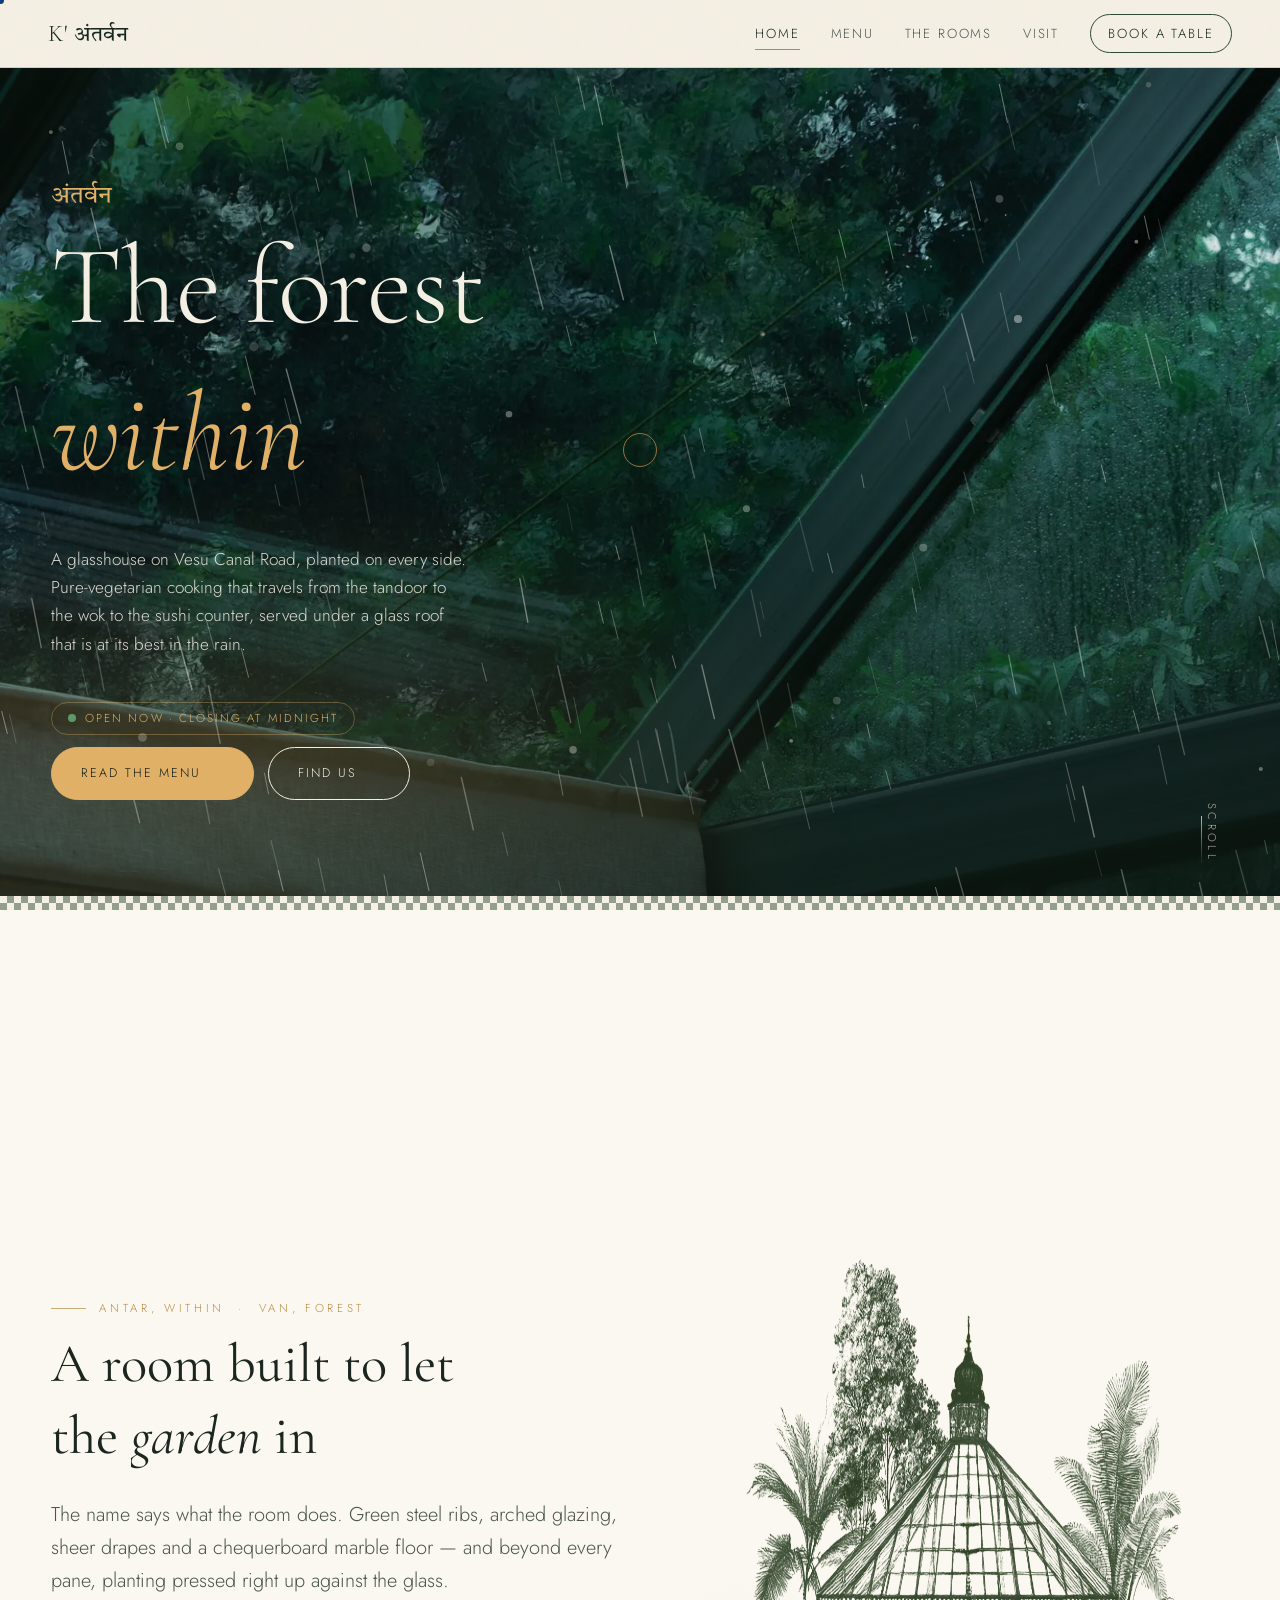
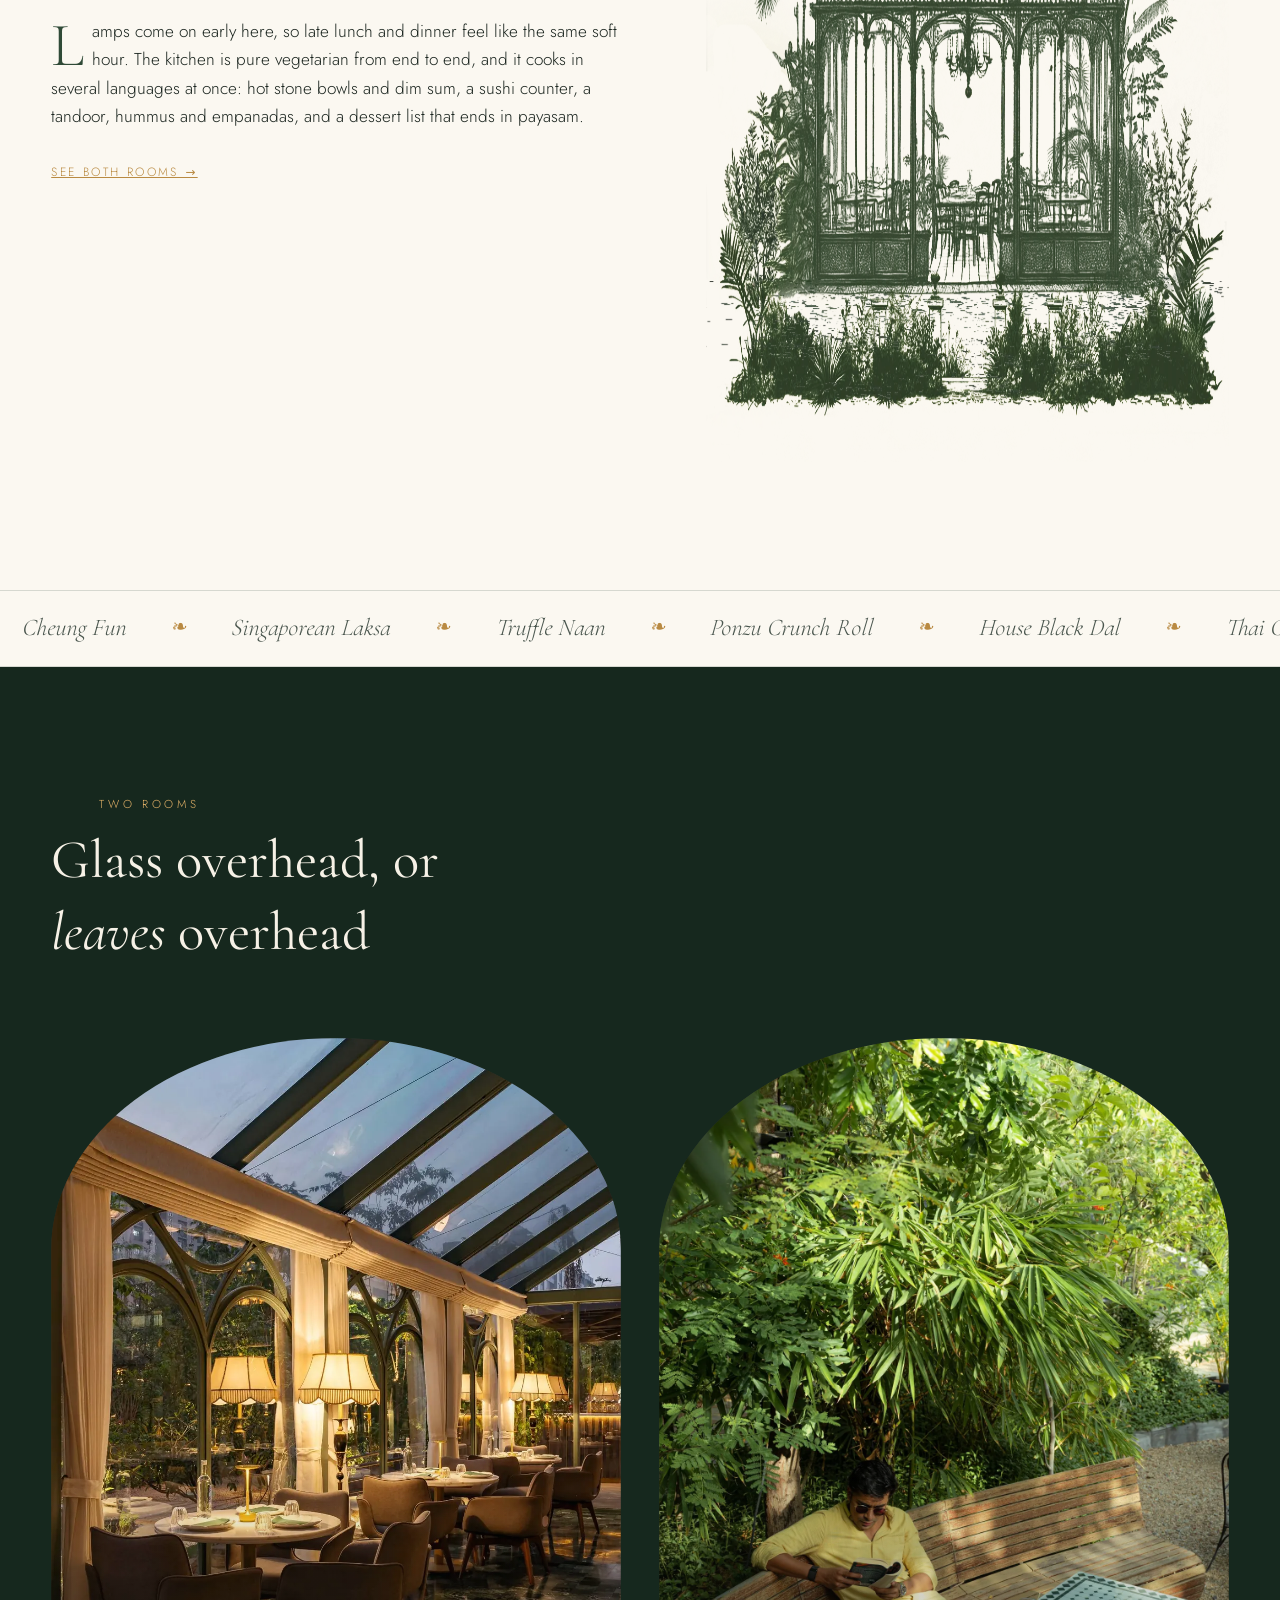
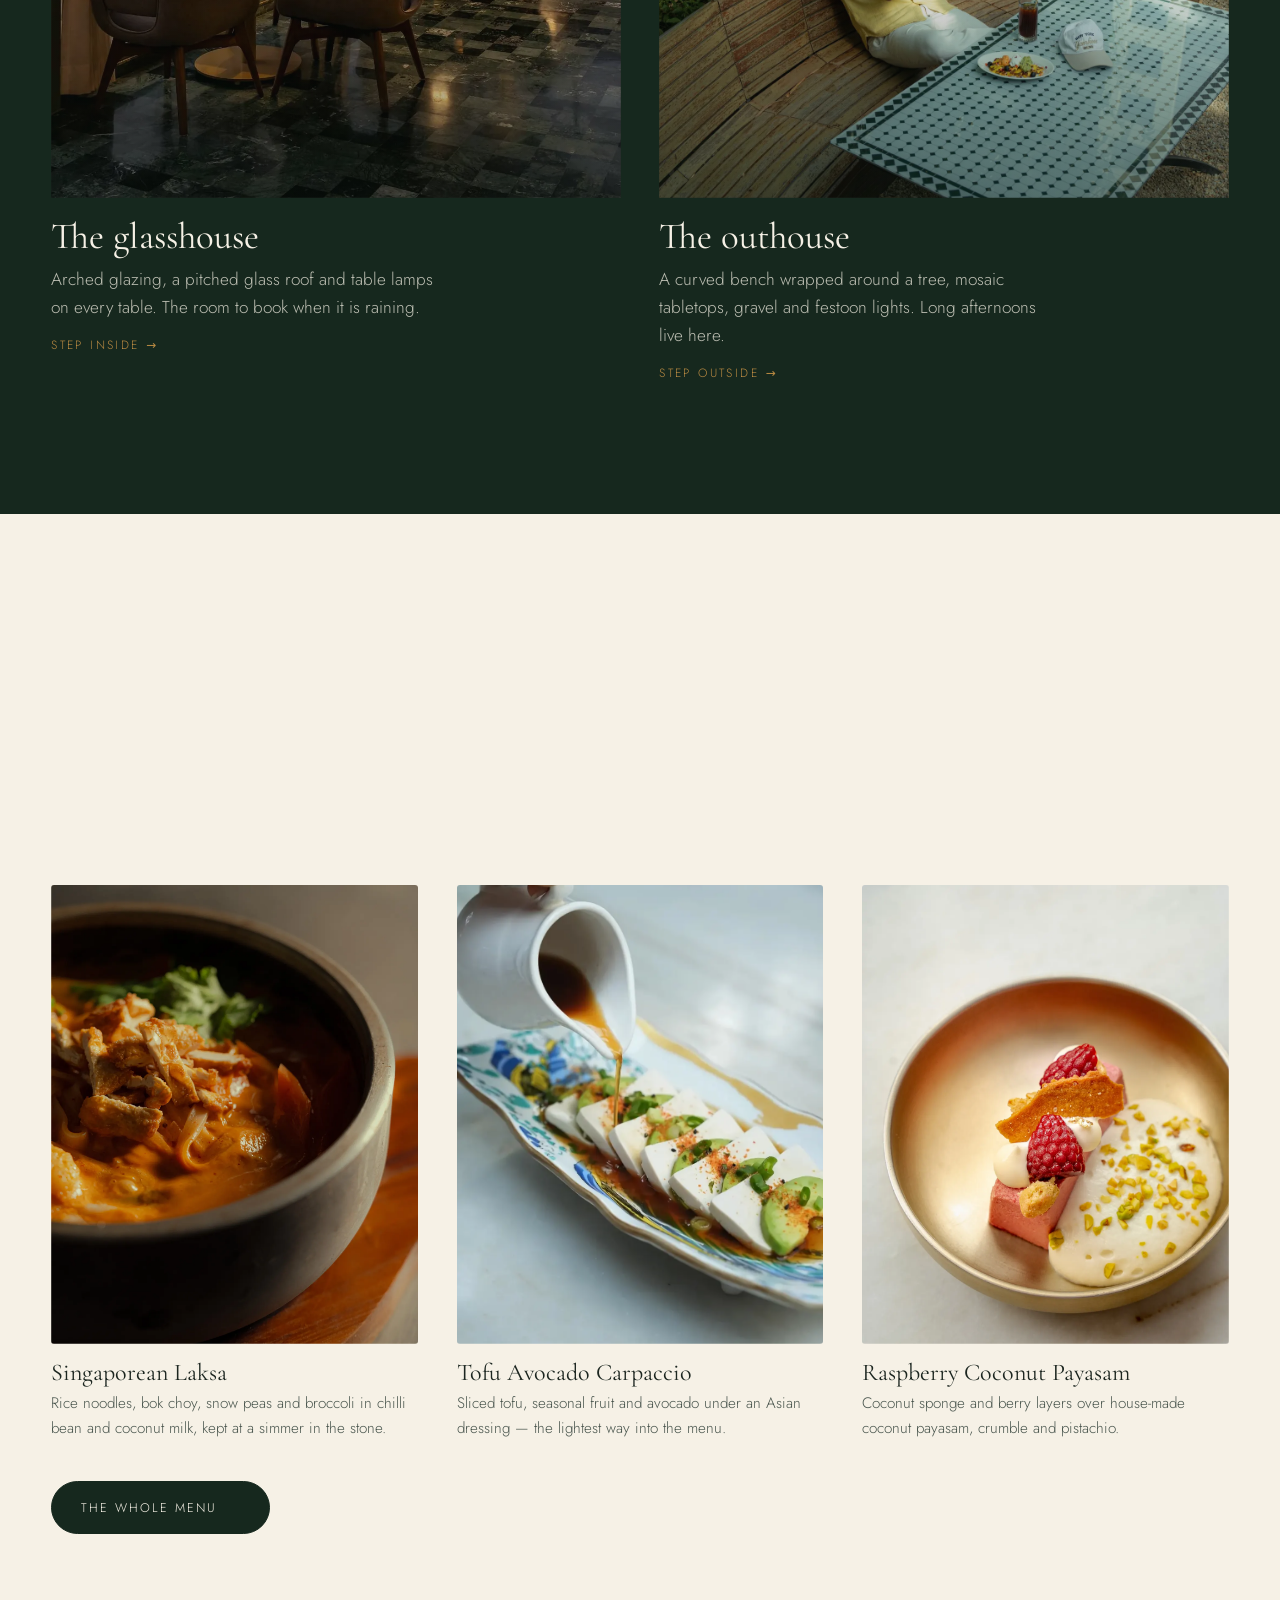
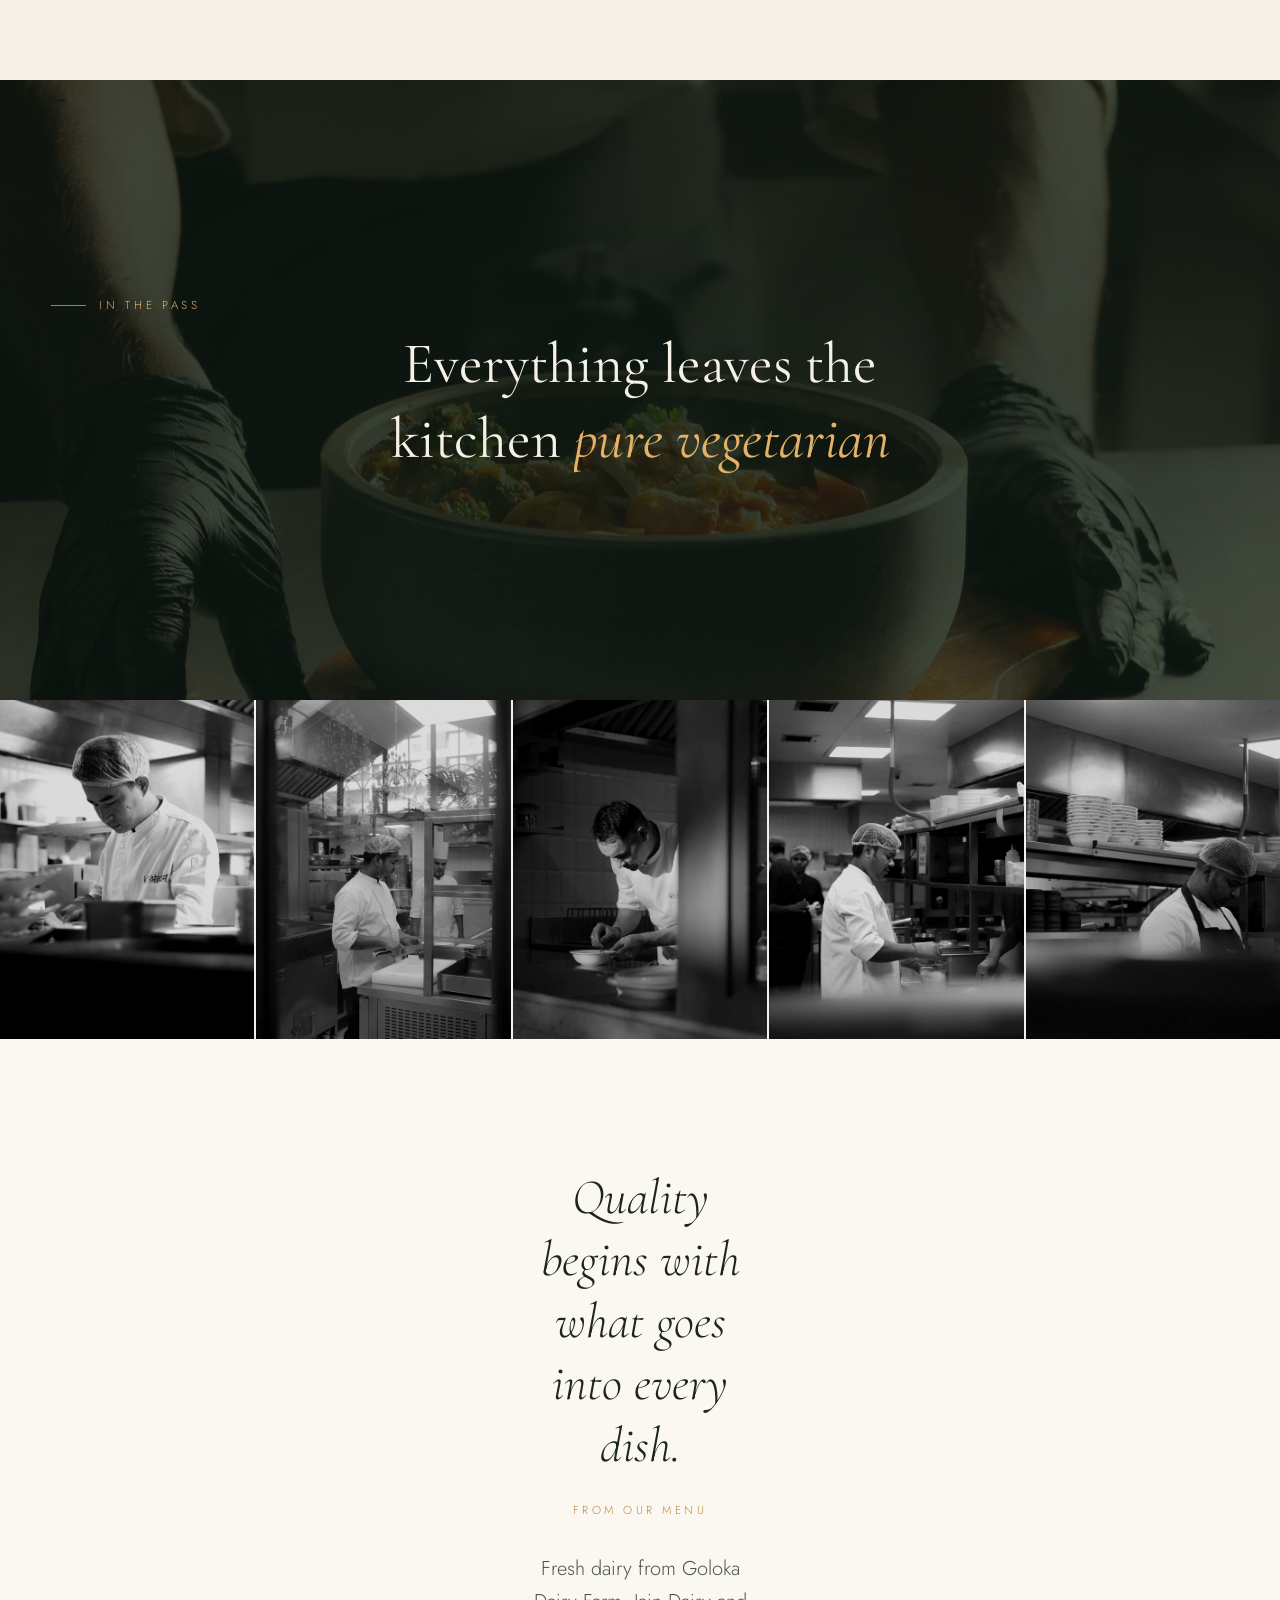
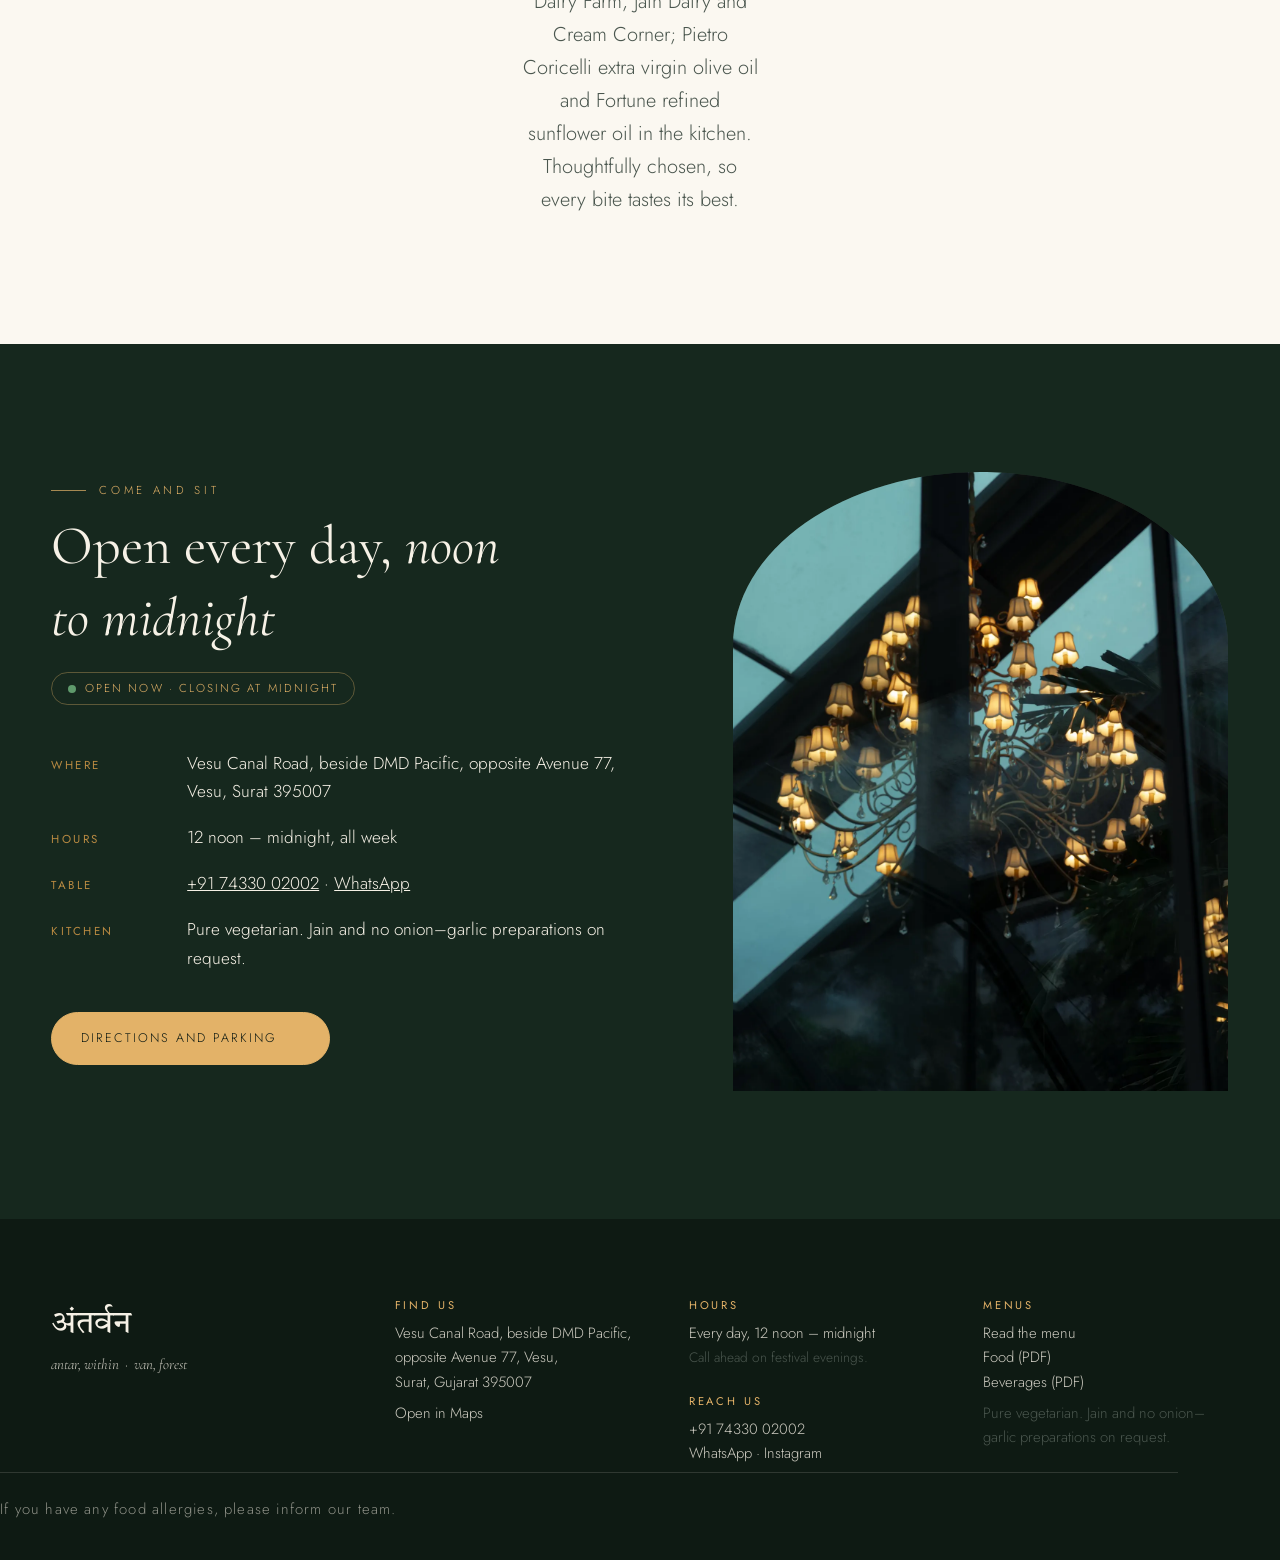
<file: index.html>
<!doctype html>
<html lang="en">
<head>
  <meta charset="utf-8">
  <meta name="viewport" content="width=device-width, initial-scale=1">
  <title>K's Antarvan — a glasshouse restaurant in Vesu, Surat</title>
  <meta name="description" content="Pure-vegetarian cooking under a glass roof on Vesu Canal Road, Surat. Hot stone bowls, dim sum, sushi, tandoor and a garden out back. Open every day, noon to midnight.">
  <meta name="theme-color" content="#16281e">
  <meta property="og:type" content="website">
  <meta property="og:site_name" content="K's Antarvan">
  <meta property="og:title" content="K's Antarvan — a glasshouse restaurant in Vesu, Surat">
  <meta property="og:description" content="Pure-vegetarian cooking under a glass roof on Vesu Canal Road, Surat. Hot stone bowls, dim sum, sushi, tandoor and a garden out back. Open every day, noon to midnight.">
  <meta property="og:image" content="assets/img/interior-glasshouse.webp">
  <meta name="twitter:card" content="summary_large_image">
  <link rel="icon" href="assets/favicon.svg" type="image/svg+xml">

  <link rel="preconnect" href="https://fonts.googleapis.com">
  <link rel="preconnect" href="https://fonts.gstatic.com" crossorigin>
  <link href="https://fonts.googleapis.com/css2?family=Cormorant+Garamond:ital,wght@0,300..700;1,300..600&family=Jost:wght@300;400;500&family=Tiro+Devanagari+Hindi&display=swap" rel="stylesheet">
  <link rel="stylesheet" href="css/style.css">
  <script>
    (function () {
      var d = document.documentElement;
      d.classList.add('js');
      // ES modules do not load over file://, and a blocked script would leave the
      // reveal-on-scroll blocks invisible. If nothing has booted, show the plain page.
      setTimeout(function () { if (!window.__antarvanReady) d.classList.remove('js'); }, 2500);
    })();
  </script>

  <link rel="preload" as="image" href="assets/img/hero-rain.webp">
  <script type="application/ld+json">
  {
    "@context": "https://schema.org",
    "@type": "Restaurant",
    "name": "K's Antarvan",
    "telephone": "+91-74330-02002",
    "servesCuisine": ["Asian", "Japanese", "North Indian", "Mexican", "Lebanese", "Cafe"],
    "priceRange": "₹1500 for two",
    "image": "assets/img/interior-glasshouse.webp",
    "menu": "menu.html",
    "address": {
      "@type": "PostalAddress",
      "streetAddress": "Vesu Canal Road, beside DMD Pacific, opposite Avenue 77, Vesu",
      "addressLocality": "Surat",
      "addressRegion": "Gujarat",
      "postalCode": "395007",
      "addressCountry": "IN"
    },
    "openingHoursSpecification": [{
      "@type": "OpeningHoursSpecification",
      "dayOfWeek": ["Monday","Tuesday","Wednesday","Thursday","Friday","Saturday","Sunday"],
      "opens": "12:00",
      "closes": "00:00"
    }],
    "sameAs": ["https://www.instagram.com/ks_antarvan/"]
  }
  </script>
</head>
<body data-page="index">
  <a class="skip" href="#main">Skip to content</a>
  <header class="nav" id="nav">
    <a class="nav__mark" href="index.html" aria-label="K's Antarvan — home">
      <span class="nav__k">K'</span>
      <span class="nav__dev" lang="hi">अंतर्वन</span>
    </a>
    <button class="nav__toggle" id="navToggle" aria-expanded="false" aria-controls="navMenu">
      <span class="nav__bars" aria-hidden="true"></span>
      <span class="sr">Menu</span>
    </button>
    <nav class="nav__menu" id="navMenu" aria-label="Primary">
      <a data-nav="index" aria-current="page" href="index.html">Home</a>
      <a data-nav="menu" href="menu.html">Menu</a>
      <a data-nav="rooms" href="rooms.html">The rooms</a>
      <a data-nav="visit" href="visit.html">Visit</a>
      <a class="nav__cta" href="tel:+917433002002">Book a table</a>
    </nav>
  </header>

  <main id="main">
<section class="hero">
    <div class="hero__img">
      <picture>
        <source srcset="assets/img/hero-rain.webp" type="image/webp">
        <img src="assets/img/hero-rain.jpg" alt="Rain running down the glass roof of the restaurant, lamps lit inside" fetchpriority="high">
      </picture>
    </div>
    <div class="hero__in">
      <p class="hero__dev" lang="hi">अंतर्वन</p>
      <h1 data-split>The forest<br><em>within</em></h1>
      <p class="hero__sub">A glasshouse on Vesu Canal Road, planted on every side. Pure-vegetarian
        cooking that travels from the tandoor to the wok to the sushi counter, served under a
        glass roof that is at its best in the rain.</p>
      <p class="state" data-open-state hidden></p>
      <div class="hero__acts">
        <a class="btn btn--solid" href="menu.html">Read the menu</a>
        <a class="btn btn--ghost" href="visit.html">Find us</a>
      </div>
    </div>
    <p class="hero__scroll">Scroll</p>
  </section>
  <div class="chequer" aria-hidden="true"></div>

  <section class="section section--paper">
    <div class="shell intro">
      <div class="reveal">
        <p class="eyebrow">Antar, within &nbsp;·&nbsp; van, forest</p>
        <h2 data-split>A room built to let the <em>garden</em> in</h2>
        <p class="lede">The name says what the room does. Green steel ribs, arched glazing,
          sheer drapes and a chequerboard marble floor — and beyond every pane, planting
          pressed right up against the glass.</p>
        <p class="dropcap">Lamps come on early here, so late lunch and dinner feel like the same soft hour.
          The kitchen is pure vegetarian from end to end, and it cooks in several languages at
          once: hot stone bowls and dim sum, a sushi counter, a tandoor, hummus and empanadas,
          and a dessert list that ends in payasam.</p>
        <p><a class="room__more" href="rooms.html">See both rooms &rarr;</a></p>
      </div>
      <div class="intro__art reveal">
        <img src="assets/img/glasshouse-illustration.webp" alt="" loading="lazy" width="1024" height="1024" data-parallax="0.09">
      </div>
    </div>
  </section>

  <div class="marquee" aria-hidden="true">
    <div class="marquee__track">
      <span>Cheung Fun</span><span>Singaporean Laksa</span><span>Truffle Naan</span><span>Ponzu Crunch Roll</span><span>House Black Dal</span><span>Thai Crispy Tofu Bao</span><span>Raspberry Coconut Payasam</span><span>Barrel-Aged Cold Brew</span>
      <span>Cheung Fun</span><span>Singaporean Laksa</span><span>Truffle Naan</span><span>Ponzu Crunch Roll</span><span>House Black Dal</span><span>Thai Crispy Tofu Bao</span><span>Raspberry Coconut Payasam</span><span>Barrel-Aged Cold Brew</span>
    </div>
  </div>

  <section class="section section--forest" data-glow>
    <div class="shell">
      <p class="eyebrow reveal">Two rooms</p>
      <h2 class="reveal" data-split>Glass overhead, or <em>leaves</em> overhead</h2>
      <div class="rooms">
        <a class="room reveal" href="rooms.html#glasshouse">
          <div class="room__frame">
            <picture>
              <source srcset="assets/img/interior-glasshouse.webp" type="image/webp">
              <img src="assets/img/interior-glasshouse.jpg" alt="The glasshouse at dusk: arched green glazing, cream drapes, scalloped lamps and a chequerboard marble floor" loading="lazy">
            </picture>
          </div>
          <h3>The glasshouse</h3>
          <p>Arched glazing, a pitched glass roof and table lamps on every table. The room to
            book when it is raining.</p>
          <span class="room__more">Step inside &rarr;</span>
        </a>
        <a class="room reveal" href="rooms.html#outhouse">
          <div class="room__frame">
            <picture>
              <source srcset="assets/img/outhouse-garden.webp" type="image/webp">
              <img src="assets/img/outhouse-garden.jpg" alt="The garden: a curved slatted bench around a tree, a green mosaic table and gravel underfoot" loading="lazy">
            </picture>
          </div>
          <h3>The outhouse</h3>
          <p>A curved bench wrapped around a tree, mosaic tabletops, gravel and festoon lights.
            Long afternoons live here.</p>
          <span class="room__more">Step outside &rarr;</span>
        </a>
      </div>
    </div>
  </section>

  <section class="section">
    <div class="shell">
      <p class="eyebrow reveal">From the menu</p>
      <h2 class="reveal" data-split>Three things to <em>order</em> first</h2>
      <div class="plates">
        <article class="plate reveal">
          <div class="plate__frame">
            <picture>
              <source srcset="assets/img/laksa-close.webp" type="image/webp">
              <img src="assets/img/laksa-close.jpg" alt="Singaporean laksa in a hot stone bowl" loading="lazy">
            </picture>
          </div>
          <h3>Singaporean Laksa</h3>
          <p>Rice noodles, bok choy, snow peas and broccoli in chilli bean and coconut milk,
            kept at a simmer in the stone.</p>
        </article>
        <article class="plate reveal">
          <div class="plate__frame">
            <picture>
              <source srcset="assets/img/carpaccio.webp" type="image/webp">
              <img src="assets/img/carpaccio.jpg" alt="Tofu avocado carpaccio plated with seasonal fruit" loading="lazy">
            </picture>
          </div>
          <h3>Tofu Avocado Carpaccio</h3>
          <p>Sliced tofu, seasonal fruit and avocado under an Asian dressing — the lightest
            way into the menu.</p>
        </article>
        <article class="plate reveal">
          <div class="plate__frame">
            <picture>
              <source srcset="assets/img/payasam.webp" type="image/webp">
              <img src="assets/img/payasam.jpg" alt="Raspberry coconut payasam dessert" loading="lazy">
            </picture>
          </div>
          <h3>Raspberry Coconut Payasam</h3>
          <p>Coconut sponge and berry layers over house-made coconut payasam, crumble and
            pistachio.</p>
        </article>
      </div>
      <p class="menu__foot"><a class="btn btn--dark" href="menu.html">The whole menu</a></p>
    </div>
  </section>

  <section class="band" data-glow>
    <div class="band__img" data-parallax="0.18">
      <picture>
        <source srcset="assets/img/laksa-hands.webp" type="image/webp">
        <img src="assets/img/laksa-hands.jpg" alt="A hot stone bowl of laksa carried to the table" loading="lazy">
      </picture>
    </div>
    <div class="band__in">
      <p class="eyebrow">In the pass</p>
      <h2 data-split>Everything leaves the kitchen <em>pure vegetarian</em></h2>
    </div>
  </section>

  <section class="kitchen" aria-label="The kitchen">
    <img src="assets/img/chef-1.jpg" srcset="assets/img/chef-1.webp" alt="A cook plating at the pass" loading="lazy">
    <img src="assets/img/chef-2.jpg" srcset="assets/img/chef-2.webp" alt="A cook at work in the kitchen" loading="lazy">
    <img src="assets/img/chef-3.jpg" srcset="assets/img/chef-3.webp" alt="Hands finishing a dish" loading="lazy">
    <img src="assets/img/chef-4.jpg" srcset="assets/img/chef-4.webp" alt="The sushi station" loading="lazy">
    <img src="assets/img/chef-5.jpg" srcset="assets/img/chef-5.webp" alt="A cook checking a plate before it leaves the pass" loading="lazy">
  </section>

  <section class="section section--paper">
    <div class="shell quote reveal">
      <blockquote>Quality begins with what goes into every dish.</blockquote>
      <cite>From our menu</cite>
      <p class="lede" style="margin:2rem auto 0">Fresh dairy from Goloka Dairy Farm, Jain Dairy
        and Cream Corner; Pietro Coricelli extra virgin olive oil and Fortune refined sunflower
        oil in the kitchen. Thoughtfully chosen, so every bite tastes its best.</p>
    </div>
  </section>

  <section class="section section--forest" data-glow>
    <div class="shell strip">
      <div class="reveal">
        <p class="eyebrow">Come and sit</p>
        <h2 data-split>Open every day, <em>noon to midnight</em></h2>
        <p class="state" data-open-state hidden></p>
        <ul class="strip__facts">
          <li><b>Where</b><span>Vesu Canal Road, beside DMD Pacific, opposite Avenue 77, Vesu, Surat 395007</span></li>
          <li><b>Hours</b><span>12 noon – midnight, all week</span></li>
          <li><b>Table</b><span><a href="tel:+917433002002">+91 74330 02002</a> · <a href="https://wa.me/917433002002" target="_blank" rel="noopener">WhatsApp</a></span></li>
          <li><b>Kitchen</b><span>Pure vegetarian. Jain and no onion–garlic preparations on request.</span></li>
        </ul>
        <p class="menu__foot"><a class="btn btn--solid" href="visit.html">Directions and parking</a></p>
      </div>
      <div class="strip__img reveal">
        <picture>
          <source srcset="assets/img/chandelier.webp" type="image/webp">
          <img src="assets/img/chandelier.jpg" alt="A chandelier lit above the dining room" loading="lazy" data-parallax="0.14">
        </picture>
      </div>
    </div>
  </section>

  </main>
  <footer class="foot">
    <div class="foot__in">
      <div class="foot__brand">
        <span class="foot__dev" lang="hi">अंतर्वन</span>
        <p class="foot__gloss"><em>antar</em>, within &nbsp;·&nbsp; <em>van</em>, forest</p>
      </div>
      <div class="foot__col">
        <h2>Find us</h2>
        <p>Vesu Canal Road, beside DMD Pacific,<br>opposite Avenue 77, Vesu,<br>Surat, Gujarat 395007</p>
        <p><a href="https://maps.google.com/?q=K%27s+Antarvan+Vesu+Canal+Road+Surat" target="_blank" rel="noopener">Open in Maps</a></p>
      </div>
      <div class="foot__col">
        <h2>Hours</h2>
        <p>Every day, 12 noon – midnight<br><span class="muted">Call ahead on festival evenings.</span></p>
        <h2>Reach us</h2>
        <p><a href="tel:+917433002002">+91 74330 02002</a><br>
           <a href="https://wa.me/917433002002" target="_blank" rel="noopener">WhatsApp</a> ·
           <a href="https://www.instagram.com/ks_antarvan/" target="_blank" rel="noopener">Instagram</a></p>
      </div>
      <div class="foot__col">
        <h2>Menus</h2>
        <p><a href="menu.html">Read the menu</a><br>
           <a href="assets/menus/ks-antarvan-food-menu.pdf" target="_blank" rel="noopener">Food (PDF)</a><br>
           <a href="assets/menus/ks-antarvan-beverages-menu.pdf" target="_blank" rel="noopener">Beverages (PDF)</a></p>
        <p class="muted">Pure vegetarian. Jain and no onion–garlic preparations on request.</p>
      </div>
    </div>
    <p class="foot__rule">If you have any food allergies, please inform our team.</p>
  </footer>

  <script type="module" src="js/pages/index.js"></script>
</body>
</html>
</file>
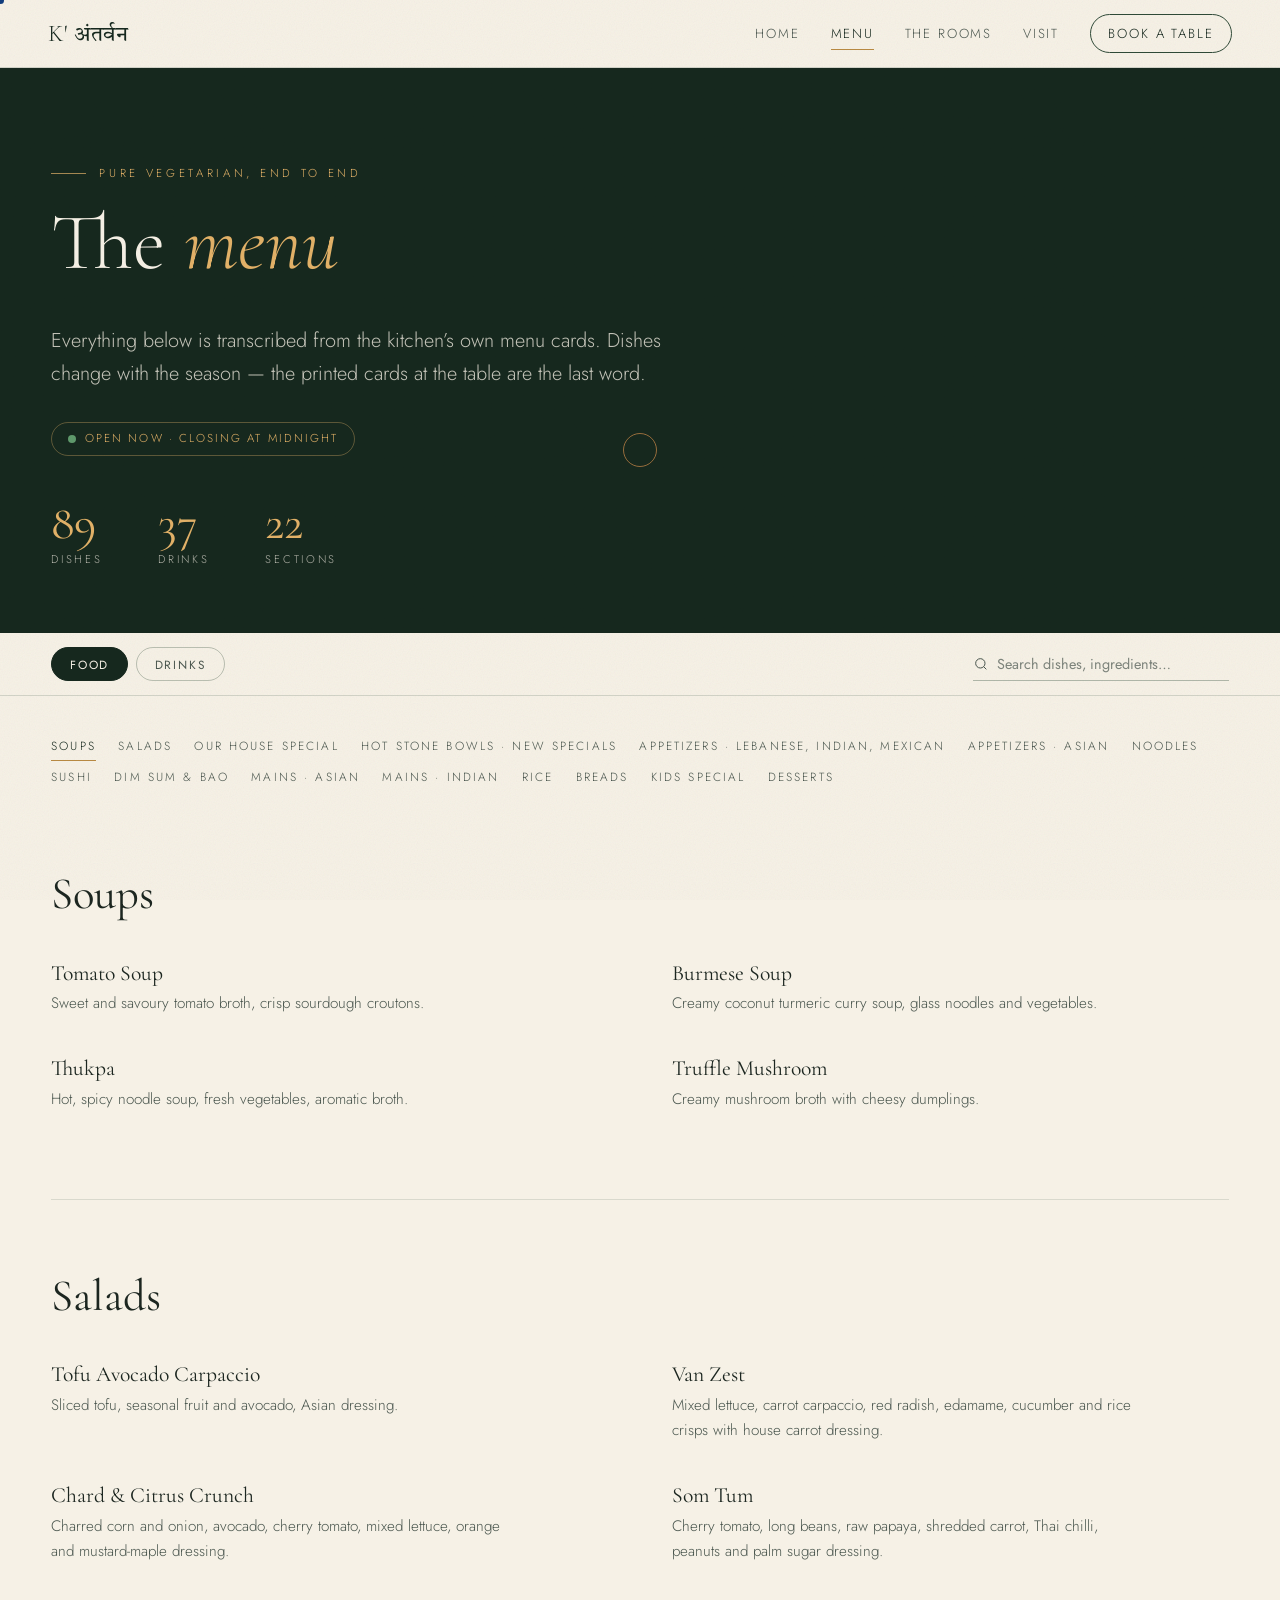
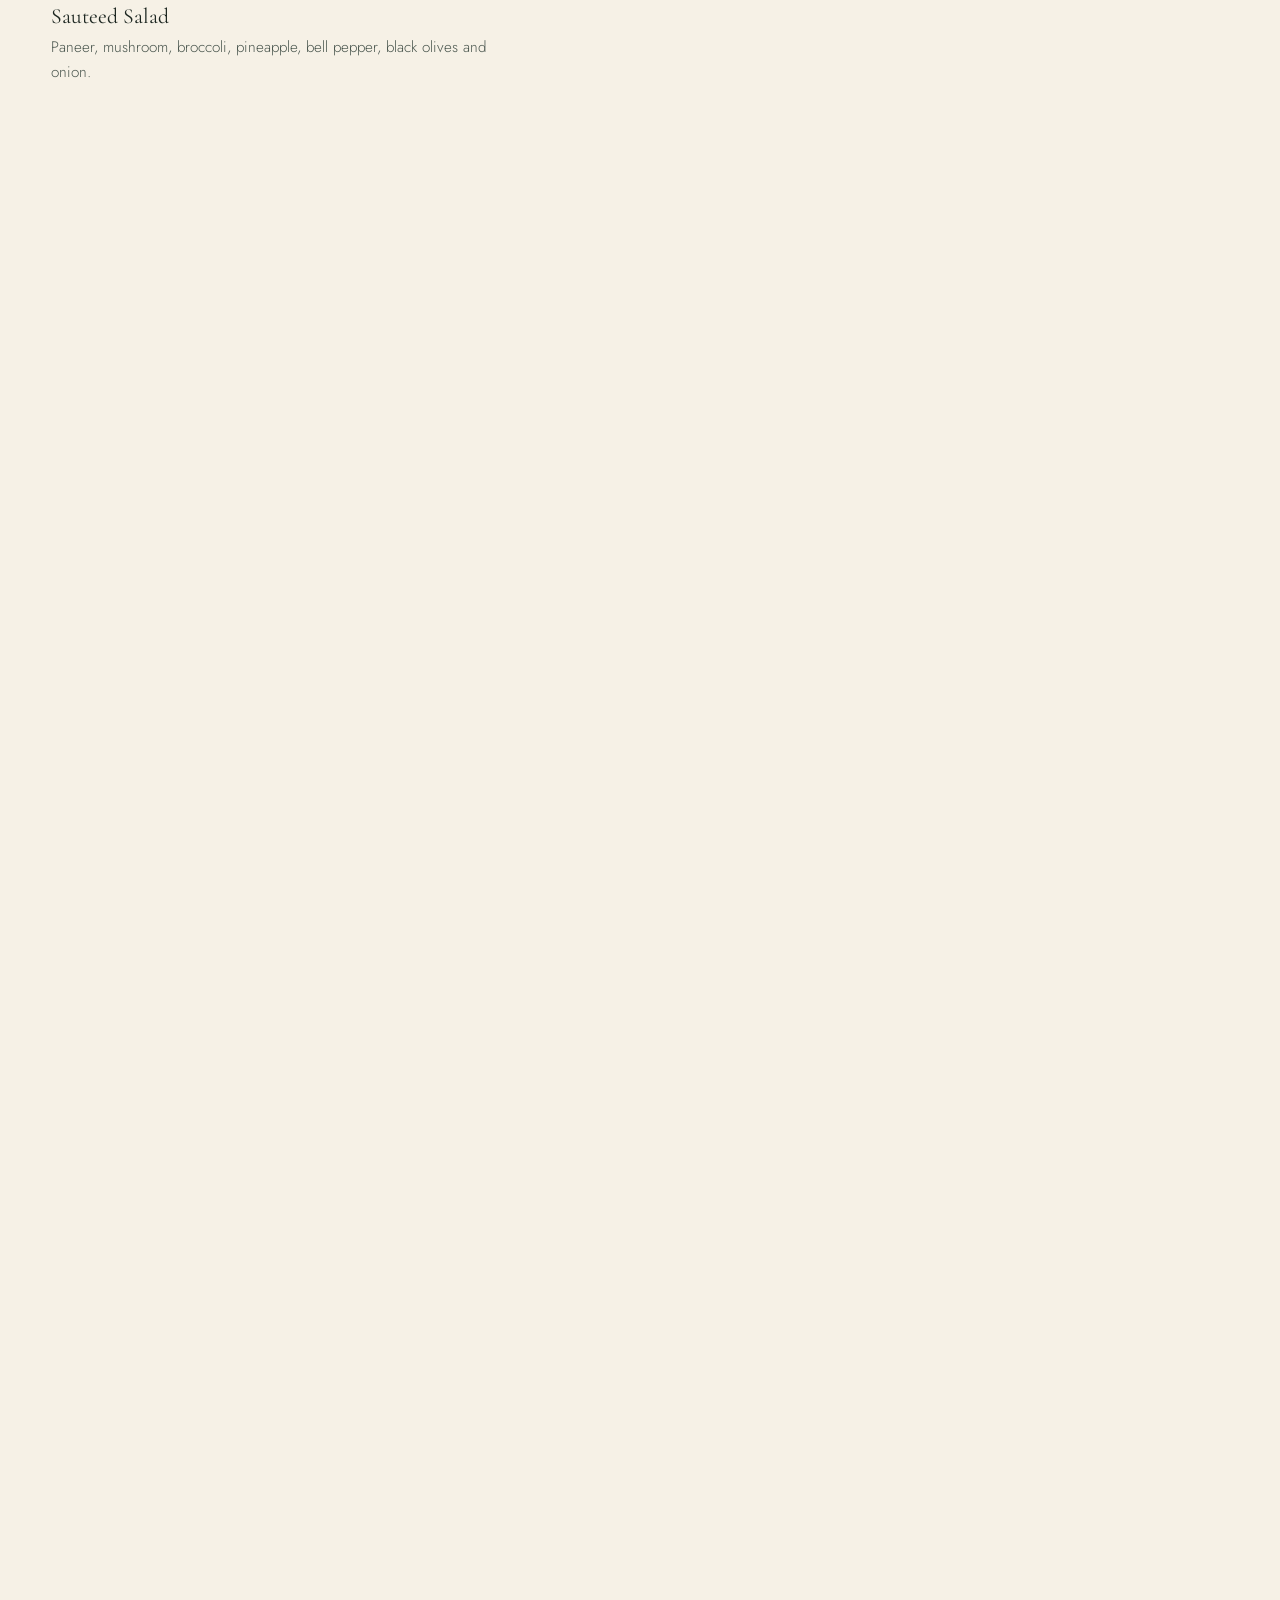
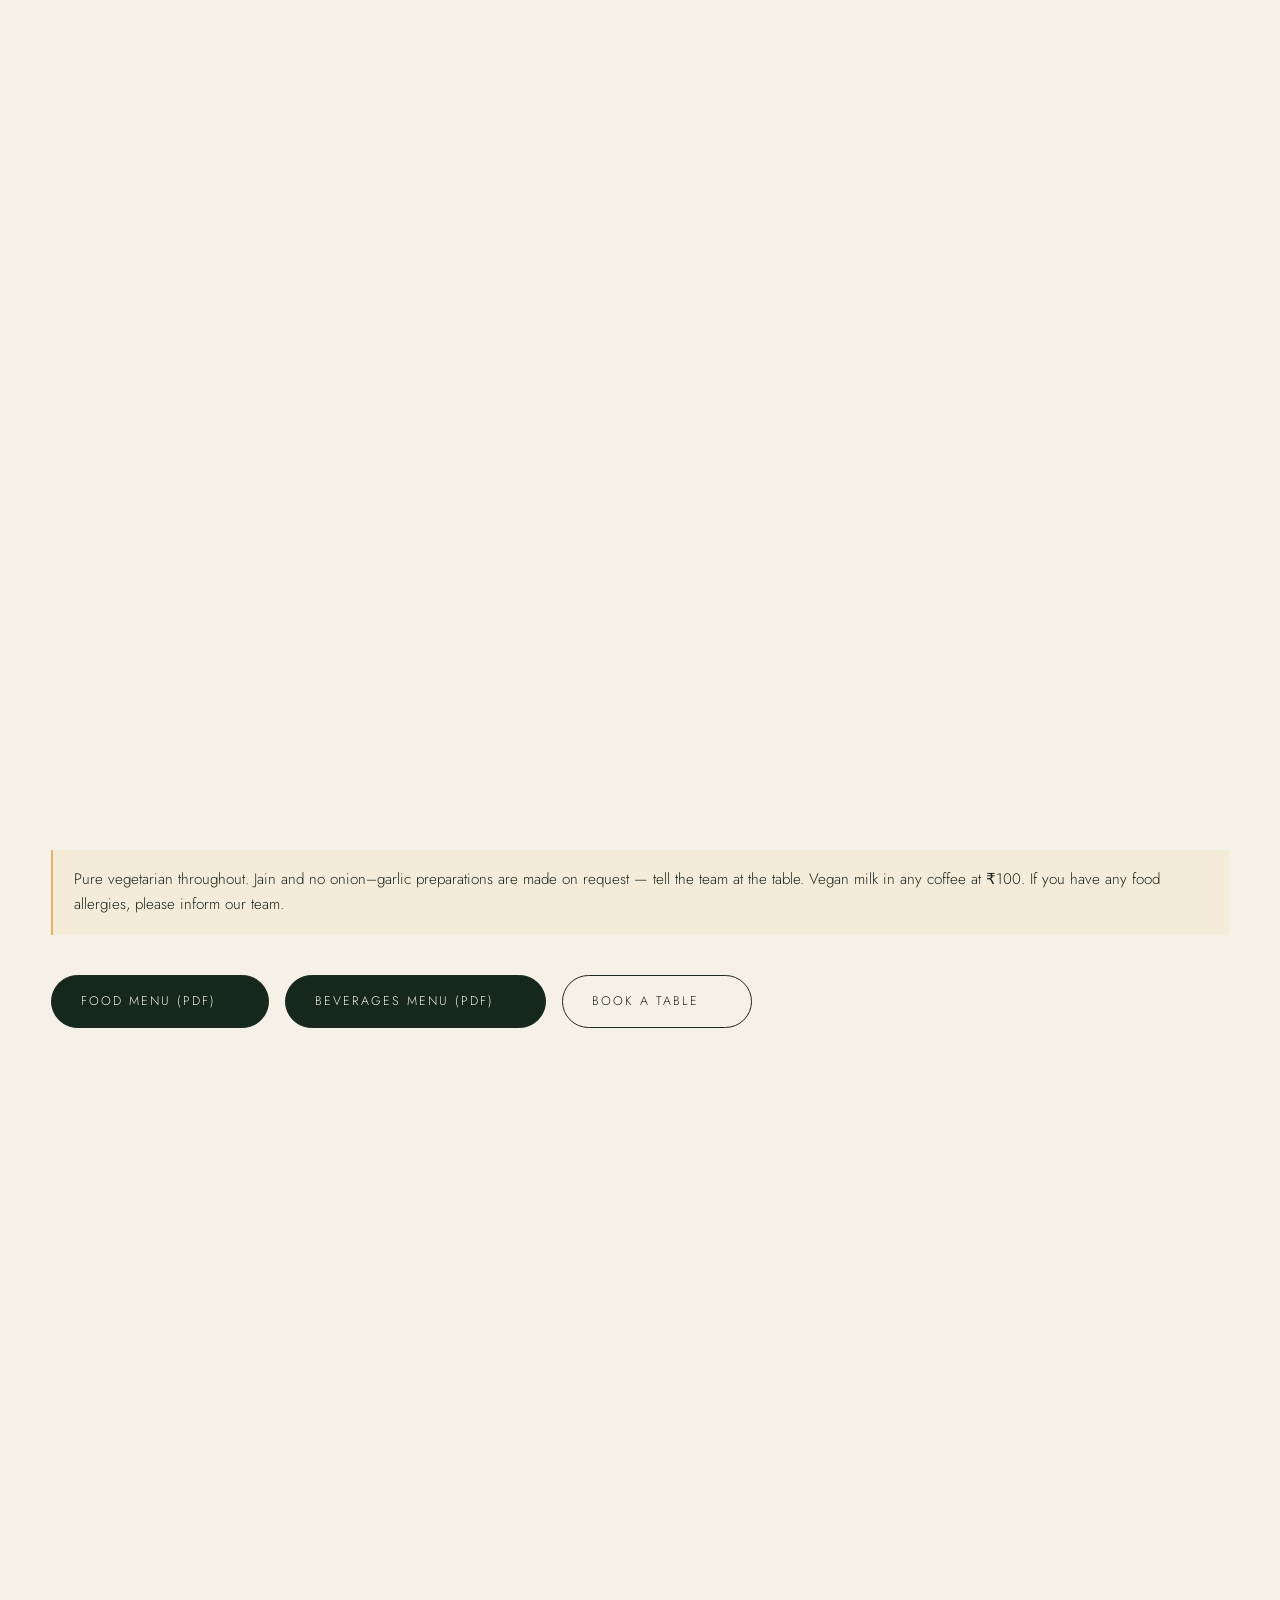
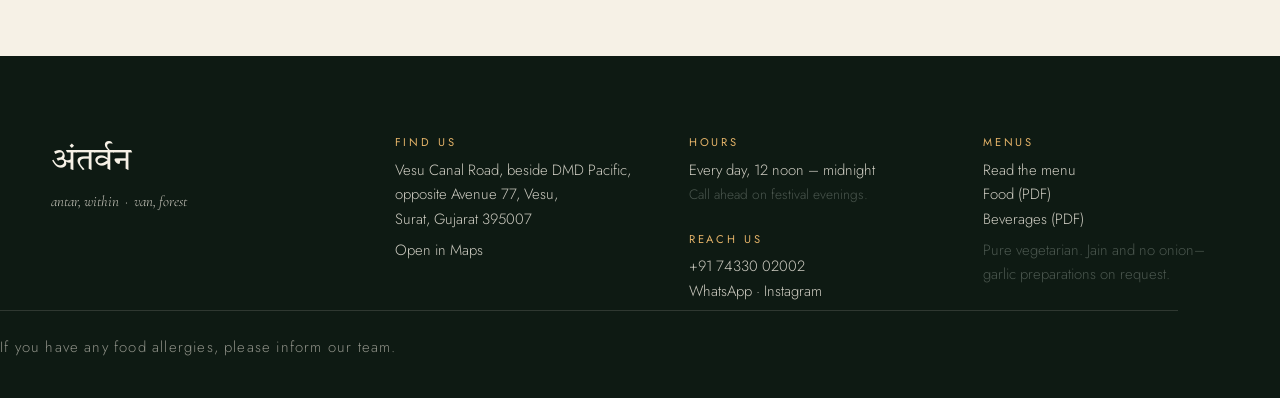
<file: menu.html>
<!doctype html>
<html lang="en">
<head>
  <meta charset="utf-8">
  <meta name="viewport" content="width=device-width, initial-scale=1">
  <title>Menu — K's Antarvan, Vesu</title>
  <meta name="description" content="The full pure-vegetarian menu at K's Antarvan — soups, salads, hot stone bowls, dim sum, sushi, tandoor, Asian and Indian mains, breads and desserts, plus coffee, matcha, teas and mocktails.">
  <meta name="theme-color" content="#16281e">
  <meta property="og:type" content="website">
  <meta property="og:site_name" content="K's Antarvan">
  <meta property="og:title" content="Menu — K's Antarvan, Vesu">
  <meta property="og:description" content="The full pure-vegetarian menu at K's Antarvan — soups, salads, hot stone bowls, dim sum, sushi, tandoor, Asian and Indian mains, breads and desserts, plus coffee, matcha, teas and mocktails.">
  <meta property="og:image" content="assets/img/interior-glasshouse.webp">
  <meta name="twitter:card" content="summary_large_image">
  <link rel="icon" href="assets/favicon.svg" type="image/svg+xml">

  <link rel="preconnect" href="https://fonts.googleapis.com">
  <link rel="preconnect" href="https://fonts.gstatic.com" crossorigin>
  <link href="https://fonts.googleapis.com/css2?family=Cormorant+Garamond:ital,wght@0,300..700;1,300..600&family=Jost:wght@300;400;500&family=Tiro+Devanagari+Hindi&display=swap" rel="stylesheet">
  <link rel="stylesheet" href="css/style.css">
  <script>
    (function () {
      var d = document.documentElement;
      d.classList.add('js');
      // ES modules do not load over file://, and a blocked script would leave the
      // reveal-on-scroll blocks invisible. If nothing has booted, show the plain page.
      setTimeout(function () { if (!window.__antarvanReady) d.classList.remove('js'); }, 2500);
    })();
  </script>

</head>
<body data-page="menu">
  <a class="skip" href="#main">Skip to content</a>
  <header class="nav" id="nav">
    <a class="nav__mark" href="index.html" aria-label="K's Antarvan — home">
      <span class="nav__k">K'</span>
      <span class="nav__dev" lang="hi">अंतर्वन</span>
    </a>
    <button class="nav__toggle" id="navToggle" aria-expanded="false" aria-controls="navMenu">
      <span class="nav__bars" aria-hidden="true"></span>
      <span class="sr">Menu</span>
    </button>
    <nav class="nav__menu" id="navMenu" aria-label="Primary">
      <a data-nav="index" href="index.html">Home</a>
      <a data-nav="menu" aria-current="page" href="menu.html">Menu</a>
      <a data-nav="rooms" href="rooms.html">The rooms</a>
      <a data-nav="visit" href="visit.html">Visit</a>
      <a class="nav__cta" href="tel:+917433002002">Book a table</a>
    </nav>
  </header>

  <main id="main">
<section class="phead">
    <div class="shell">
      <p class="eyebrow">Pure vegetarian, end to end</p>
      <h1 data-split>The <em>menu</em></h1>
      <p class="lede">Everything below is transcribed from the kitchen&rsquo;s own menu cards.
        Dishes change with the season — the printed cards at the table are the last word.</p>
      <p class="state" data-open-state hidden></p>
      <div class="tally">
        <div><b data-count="89">89</b><span>dishes</span></div>
        <div><b data-count="37">37</b><span>drinks</span></div>
        <div><b data-count="22">22</b><span>sections</span></div>
      </div>
    </div>
  </section>

  <div class="menubar">
    <div class="menubar__in">
      <div class="menubar__tabs" role="tablist" aria-label="Menu type">
        <button class="tab" role="tab" data-list="food" aria-selected="true">Food</button>
        <button class="tab" role="tab" data-list="drinks" aria-selected="false">Drinks</button>
      </div>
      <div class="search">
        <svg viewBox="0 0 24 24" aria-hidden="true"><circle cx="11" cy="11" r="7"/><path d="M20 20l-4-4"/></svg>
        <label class="sr" for="menuSearch">Search the menu</label>
        <input id="menuSearch" type="search" placeholder="Search dishes, ingredients…" autocomplete="off">
      </div>
    </div>
  </div>

  <nav class="menu__jump" id="jump" aria-label="Jump to a course"></nav>

  <div class="shell">
    <div id="courses"></div>
    <p class="menu__empty" id="menuEmpty" hidden>Nothing on the menu matches that. Try another word.</p>

    <noscript>
      <p class="menu__empty">The menu list needs JavaScript. The full menus are also available
        as PDFs below.</p>
    </noscript>

    <div class="notice">
      Pure vegetarian throughout. Jain and no onion&ndash;garlic preparations are made on
      request — tell the team at the table. Vegan milk in any coffee at &#8377;100.
      If you have any food allergies, please inform our team.
    </div>

    <p class="menu__foot">
      <a class="btn btn--dark" href="assets/menus/ks-antarvan-food-menu.pdf" target="_blank" rel="noopener">Food menu (PDF)</a>
      <a class="btn btn--dark" href="assets/menus/ks-antarvan-beverages-menu.pdf" target="_blank" rel="noopener">Beverages menu (PDF)</a>
      <a class="btn btn--ghost" href="tel:+917433002002">Book a table</a>
    </p>
  </div>

  <section class="section">
    <div class="shell">
      <div class="tiles">
        <figure class="tile reveal">
          <picture><source srcset="assets/img/lunch-seekh.webp" type="image/webp"><img src="assets/img/lunch-seekh.jpg" alt="Seekh kebab from the tandoor" loading="lazy"></picture>
          <figcaption>From the tandoor</figcaption>
        </figure>
        <figure class="tile reveal">
          <picture><source srcset="assets/img/tacos.webp" type="image/webp"><img src="assets/img/tacos.jpg" alt="Mexican plates at the table" loading="lazy"></picture>
          <figcaption>Mexican, at the same table</figcaption>
        </figure>
        <figure class="tile reveal">
          <picture><source srcset="assets/img/friedrice-curry.webp" type="image/webp"><img src="assets/img/friedrice-curry.jpg" alt="Fried rice and curry served together" loading="lazy"></picture>
          <figcaption>Rice and curry, Asian side</figcaption>
        </figure>
        <figure class="tile reveal">
          <picture><source srcset="assets/img/palak.webp" type="image/webp"><img src="assets/img/palak.jpg" alt="A green Indian curry served in a copper bowl" loading="lazy"></picture>
          <figcaption>And the Indian side</figcaption>
        </figure>
      </div>
    </div>
  </section>

  </main>
  <footer class="foot">
    <div class="foot__in">
      <div class="foot__brand">
        <span class="foot__dev" lang="hi">अंतर्वन</span>
        <p class="foot__gloss"><em>antar</em>, within &nbsp;·&nbsp; <em>van</em>, forest</p>
      </div>
      <div class="foot__col">
        <h2>Find us</h2>
        <p>Vesu Canal Road, beside DMD Pacific,<br>opposite Avenue 77, Vesu,<br>Surat, Gujarat 395007</p>
        <p><a href="https://maps.google.com/?q=K%27s+Antarvan+Vesu+Canal+Road+Surat" target="_blank" rel="noopener">Open in Maps</a></p>
      </div>
      <div class="foot__col">
        <h2>Hours</h2>
        <p>Every day, 12 noon – midnight<br><span class="muted">Call ahead on festival evenings.</span></p>
        <h2>Reach us</h2>
        <p><a href="tel:+917433002002">+91 74330 02002</a><br>
           <a href="https://wa.me/917433002002" target="_blank" rel="noopener">WhatsApp</a> ·
           <a href="https://www.instagram.com/ks_antarvan/" target="_blank" rel="noopener">Instagram</a></p>
      </div>
      <div class="foot__col">
        <h2>Menus</h2>
        <p><a href="menu.html">Read the menu</a><br>
           <a href="assets/menus/ks-antarvan-food-menu.pdf" target="_blank" rel="noopener">Food (PDF)</a><br>
           <a href="assets/menus/ks-antarvan-beverages-menu.pdf" target="_blank" rel="noopener">Beverages (PDF)</a></p>
        <p class="muted">Pure vegetarian. Jain and no onion–garlic preparations on request.</p>
      </div>
    </div>
    <p class="foot__rule">If you have any food allergies, please inform our team.</p>
  </footer>

  <script type="module" src="js/pages/menu.js"></script>
</body>
</html>
</file>
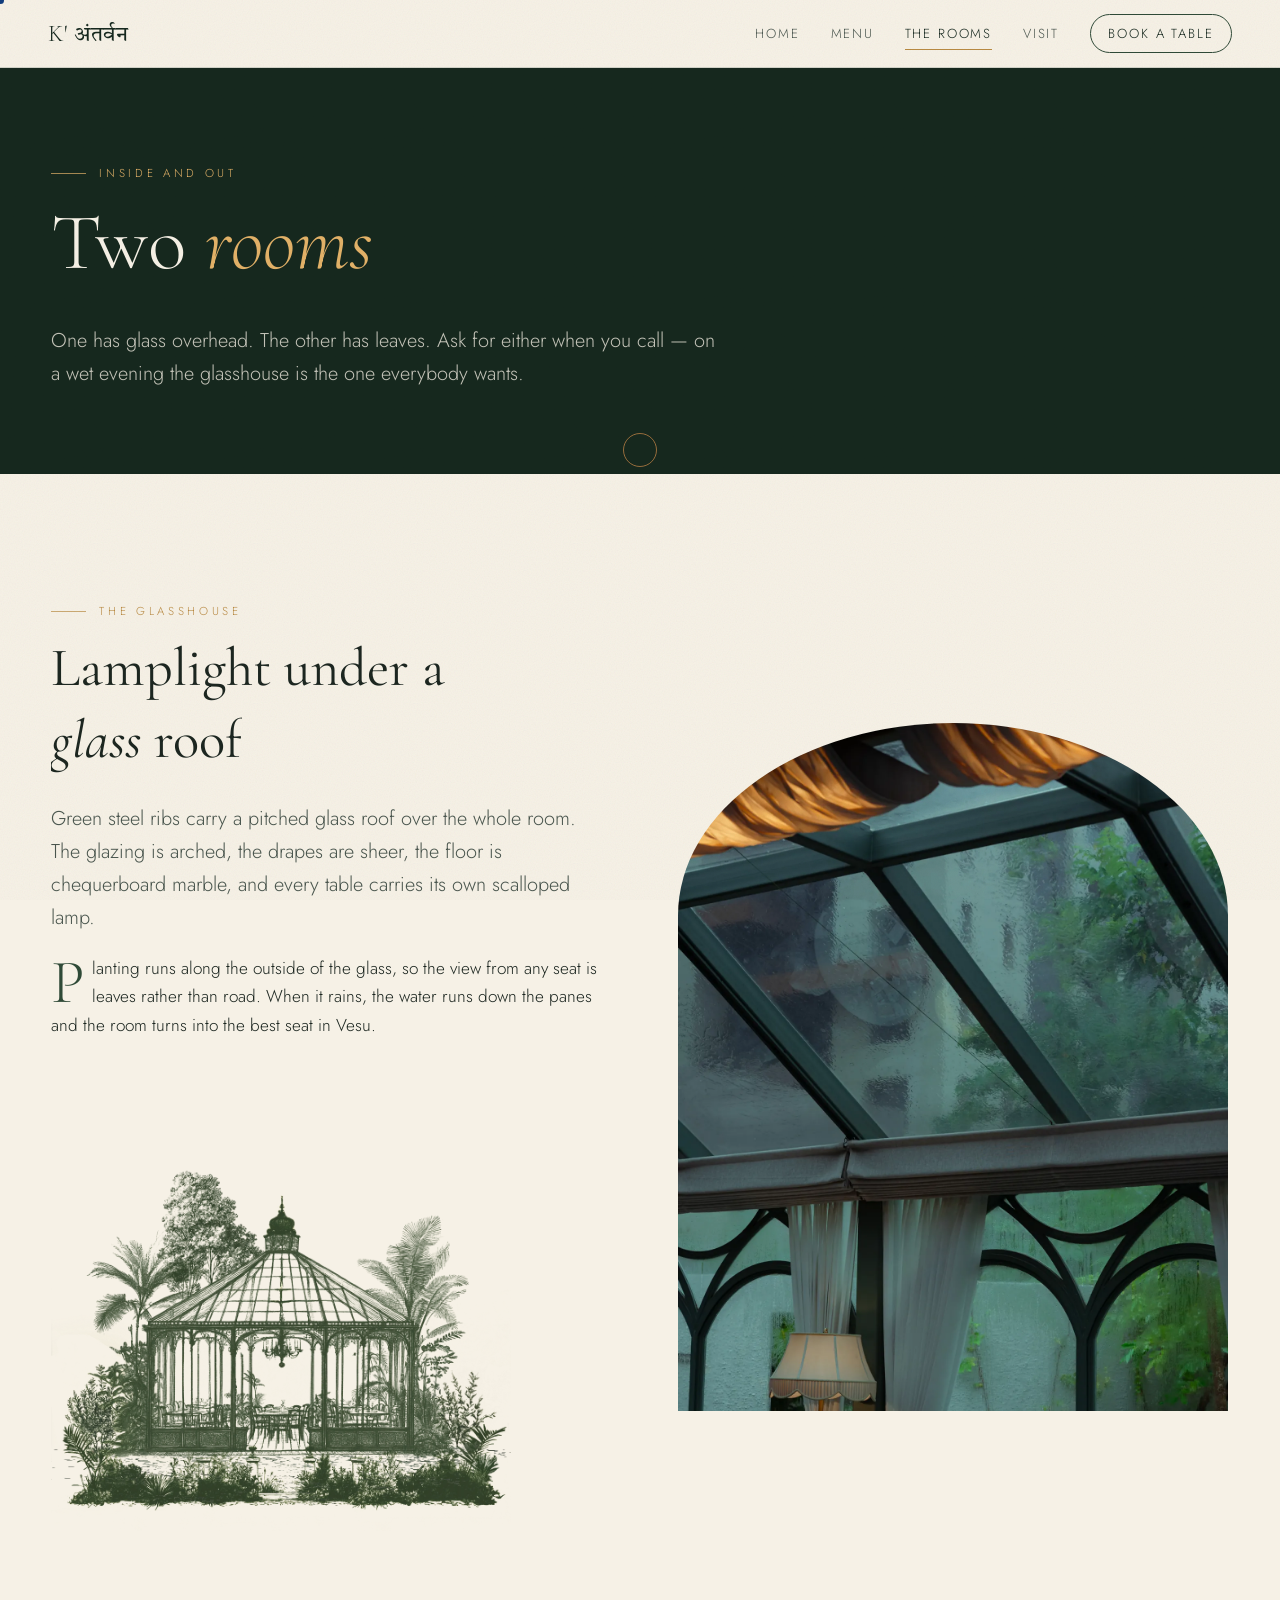
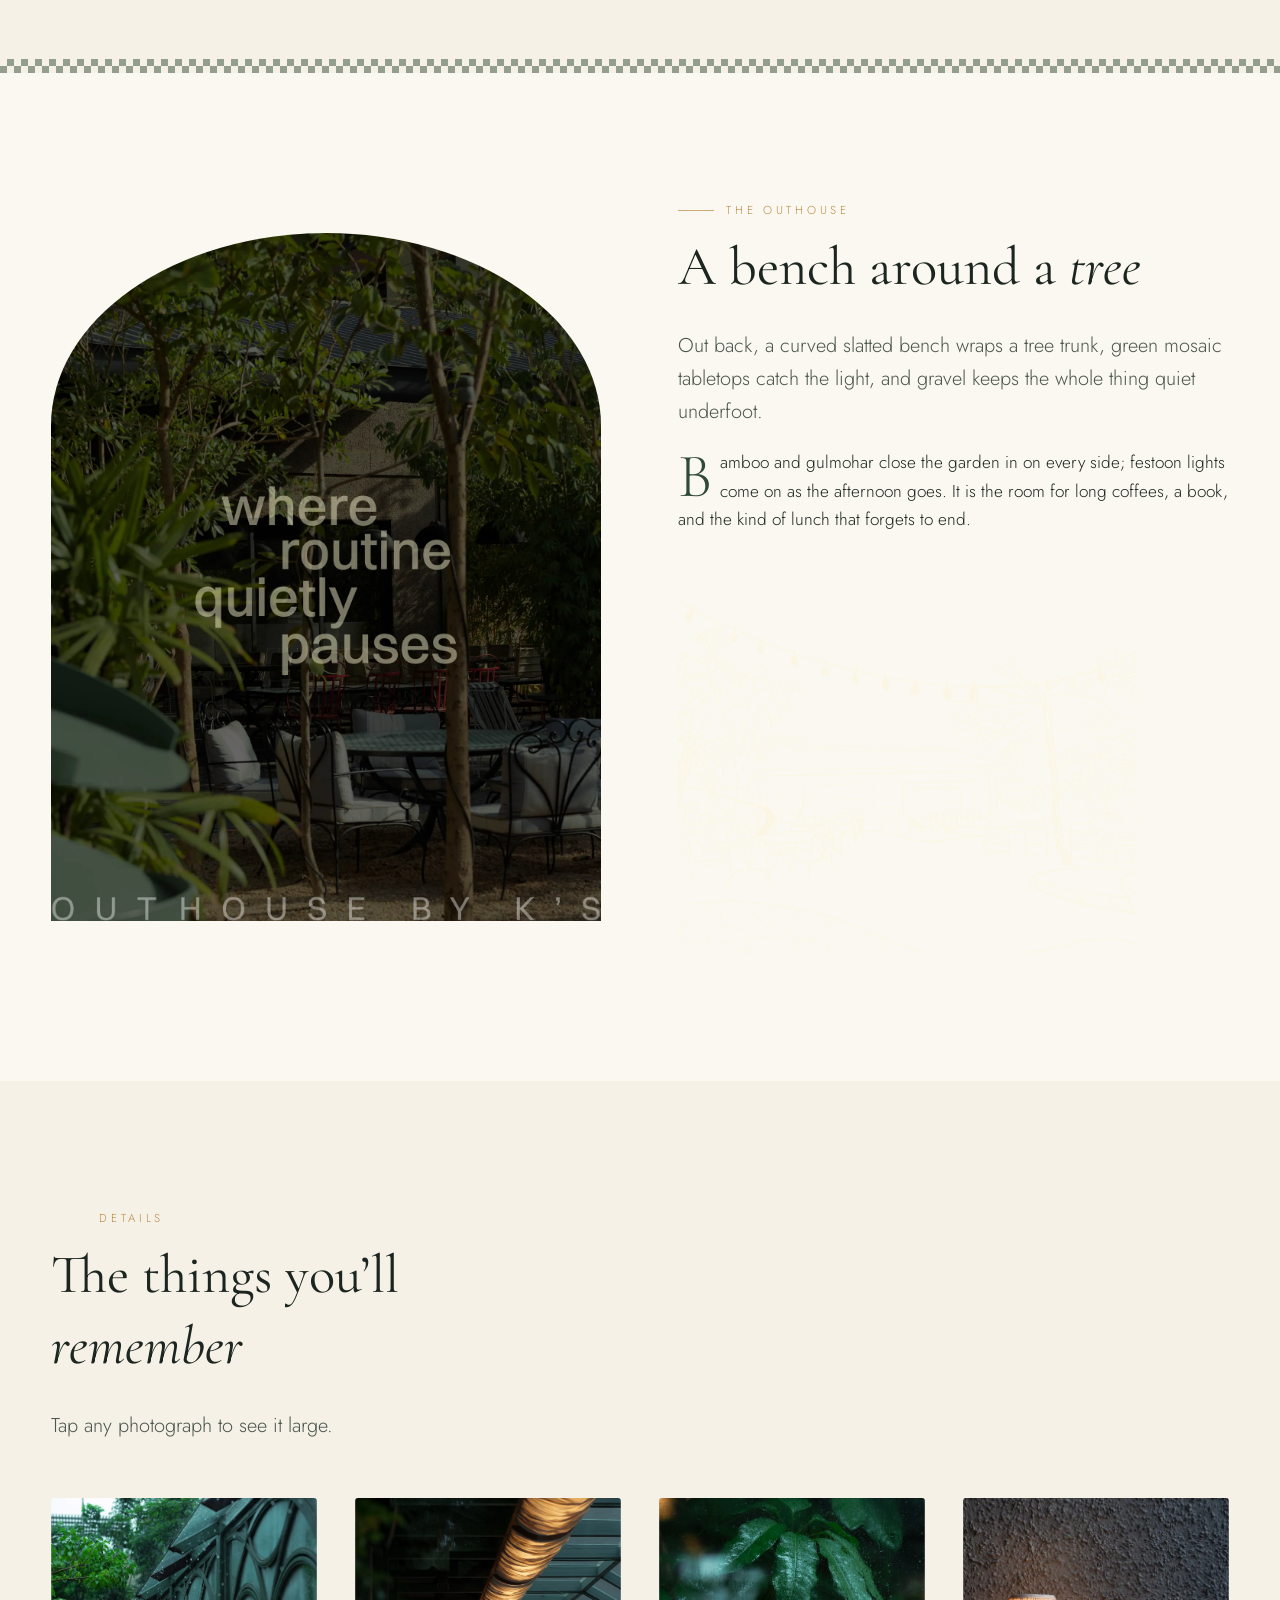
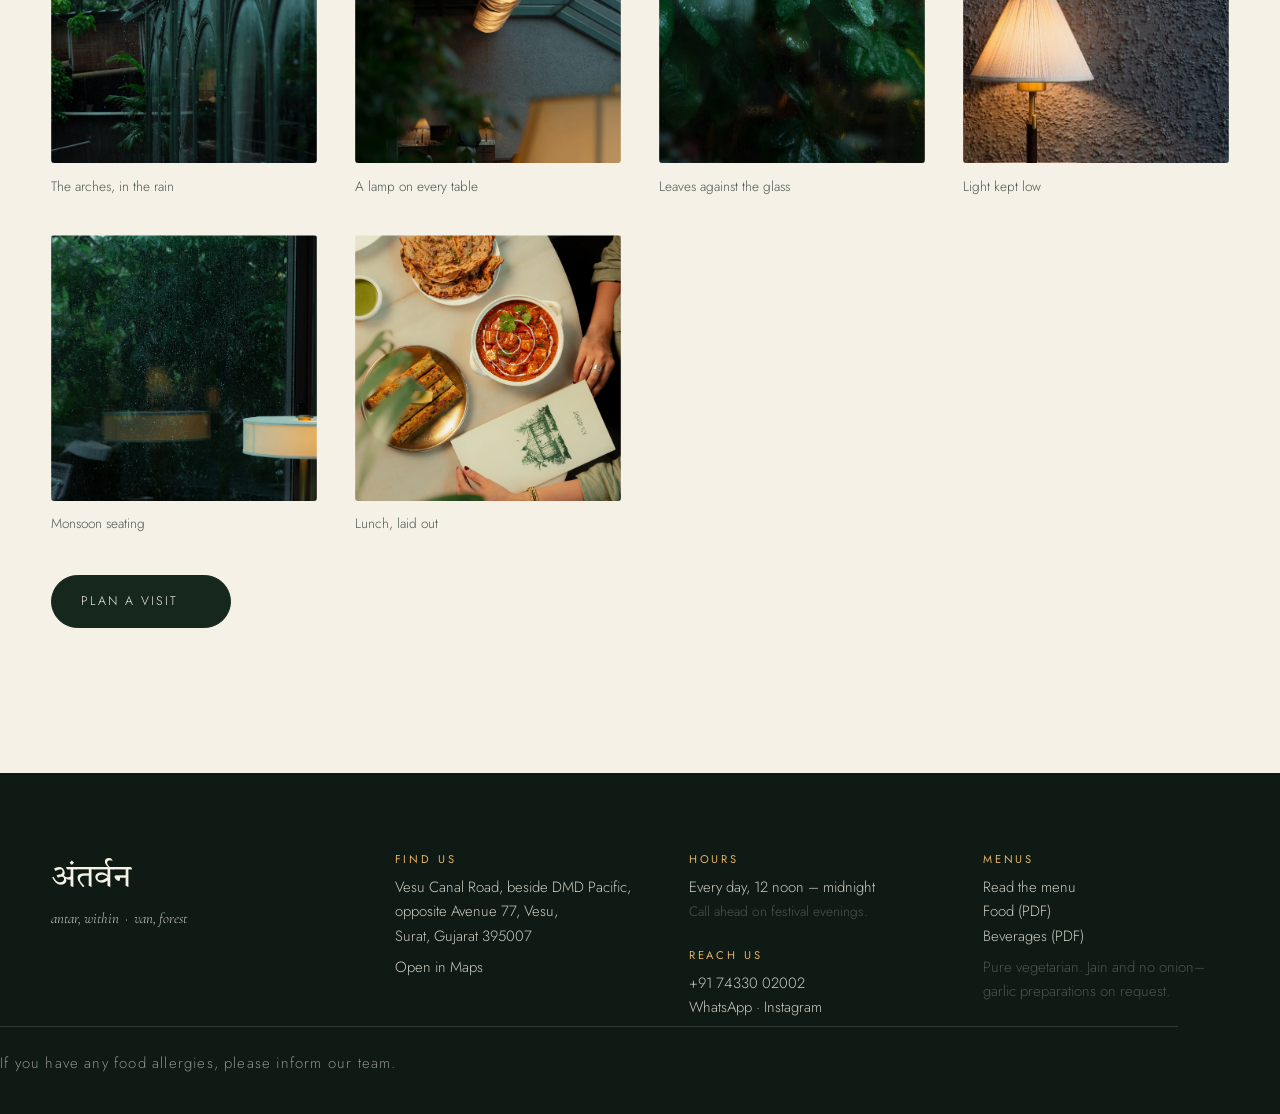
<file: rooms.html>
<!doctype html>
<html lang="en">
<head>
  <meta charset="utf-8">
  <meta name="viewport" content="width=device-width, initial-scale=1">
  <title>The rooms — K's Antarvan, Vesu</title>
  <meta name="description" content="Two rooms at K's Antarvan — the glasshouse, under arched glazing and lamplight, and the outhouse, a garden of slatted benches, mosaic tables and festoon lights.">
  <meta name="theme-color" content="#16281e">
  <meta property="og:type" content="website">
  <meta property="og:site_name" content="K's Antarvan">
  <meta property="og:title" content="The rooms — K's Antarvan, Vesu">
  <meta property="og:description" content="Two rooms at K's Antarvan — the glasshouse, under arched glazing and lamplight, and the outhouse, a garden of slatted benches, mosaic tables and festoon lights.">
  <meta property="og:image" content="assets/img/interior-glasshouse.webp">
  <meta name="twitter:card" content="summary_large_image">
  <link rel="icon" href="assets/favicon.svg" type="image/svg+xml">

  <link rel="preconnect" href="https://fonts.googleapis.com">
  <link rel="preconnect" href="https://fonts.gstatic.com" crossorigin>
  <link href="https://fonts.googleapis.com/css2?family=Cormorant+Garamond:ital,wght@0,300..700;1,300..600&family=Jost:wght@300;400;500&family=Tiro+Devanagari+Hindi&display=swap" rel="stylesheet">
  <link rel="stylesheet" href="css/style.css">
  <script>
    (function () {
      var d = document.documentElement;
      d.classList.add('js');
      // ES modules do not load over file://, and a blocked script would leave the
      // reveal-on-scroll blocks invisible. If nothing has booted, show the plain page.
      setTimeout(function () { if (!window.__antarvanReady) d.classList.remove('js'); }, 2500);
    })();
  </script>

</head>
<body data-page="rooms">
  <a class="skip" href="#main">Skip to content</a>
  <header class="nav" id="nav">
    <a class="nav__mark" href="index.html" aria-label="K's Antarvan — home">
      <span class="nav__k">K'</span>
      <span class="nav__dev" lang="hi">अंतर्वन</span>
    </a>
    <button class="nav__toggle" id="navToggle" aria-expanded="false" aria-controls="navMenu">
      <span class="nav__bars" aria-hidden="true"></span>
      <span class="sr">Menu</span>
    </button>
    <nav class="nav__menu" id="navMenu" aria-label="Primary">
      <a data-nav="index" href="index.html">Home</a>
      <a data-nav="menu" href="menu.html">Menu</a>
      <a data-nav="rooms" aria-current="page" href="rooms.html">The rooms</a>
      <a data-nav="visit" href="visit.html">Visit</a>
      <a class="nav__cta" href="tel:+917433002002">Book a table</a>
    </nav>
  </header>

  <main id="main">
<section class="phead">
    <div class="shell">
      <p class="eyebrow">Inside and out</p>
      <h1 data-split>Two <em>rooms</em></h1>
      <p class="lede">One has glass overhead. The other has leaves. Ask for either when you
        call — on a wet evening the glasshouse is the one everybody wants.</p>
    </div>
  </section>

  <section class="section" id="glasshouse">
    <div class="shell feature">
      <div class="feature__text reveal">
        <p class="eyebrow">The glasshouse</p>
        <h2 data-split>Lamplight under a <em>glass</em> roof</h2>
        <p class="lede">Green steel ribs carry a pitched glass roof over the whole room.
          The glazing is arched, the drapes are sheer, the floor is chequerboard marble, and
          every table carries its own scalloped lamp.</p>
        <p class="dropcap">Planting runs along the outside of the glass, so the view from any seat is leaves
          rather than road. When it rains, the water runs down the panes and the room turns
          into the best seat in Vesu.</p>
        <img class="feature__sketch" src="assets/img/glasshouse-illustration.webp" alt="" loading="lazy">
      </div>
      <div class="feature__media reveal">
        <picture>
          <source srcset="assets/img/glass-roof.webp" type="image/webp">
          <img src="assets/img/glass-roof.jpg" alt="The pitched glass roof seen from inside, with trees pressing against the panes" loading="lazy" data-parallax="0.12">
        </picture>
      </div>
    </div>
  </section>

  <div class="chequer" aria-hidden="true"></div>

  <section class="section section--paper" id="outhouse">
    <div class="shell feature feature--flip">
      <div class="feature__text reveal">
        <p class="eyebrow">The outhouse</p>
        <h2 data-split>A bench around a <em>tree</em></h2>
        <p class="lede">Out back, a curved slatted bench wraps a tree trunk, green mosaic
          tabletops catch the light, and gravel keeps the whole thing quiet underfoot.</p>
        <p class="dropcap">Bamboo and gulmohar close the garden in on every side; festoon lights come on as the
          afternoon goes. It is the room for long coffees, a book, and the kind of lunch that
          forgets to end.</p>
        <img class="feature__sketch" src="assets/img/outhouse-sketch.png" alt="" loading="lazy">
      </div>
      <div class="feature__media reveal">
        <picture>
          <source srcset="assets/img/outhouse-pause.webp" type="image/webp">
          <img src="assets/img/outhouse-pause.jpg" alt="An afternoon pause in the garden seating" loading="lazy" data-parallax="0.12">
        </picture>
      </div>
    </div>
  </section>

  <section class="section">
    <div class="shell">
      <p class="eyebrow reveal">Details</p>
      <h2 class="reveal" data-split>The things you&rsquo;ll <em>remember</em></h2>
      <p class="lede">Tap any photograph to see it large.</p>
      <div class="tiles">
        <figure class="tile reveal">
          <picture><source srcset="assets/img/arches-rain.webp" type="image/webp"><img src="assets/img/arches-rain.jpg" alt="Arched glazing seen through rain" loading="lazy"></picture>
          <figcaption>The arches, in the rain</figcaption>
        </figure>
        <figure class="tile reveal">
          <picture><source srcset="assets/img/lamp-rain.webp" type="image/webp"><img src="assets/img/lamp-rain.jpg" alt="A table lamp glowing beside a wet window" loading="lazy"></picture>
          <figcaption>A lamp on every table</figcaption>
        </figure>
        <figure class="tile reveal">
          <picture><source srcset="assets/img/leaves.webp" type="image/webp"><img src="assets/img/leaves.jpg" alt="Leaves pressed against the glass" loading="lazy"></picture>
          <figcaption>Leaves against the glass</figcaption>
        </figure>
        <figure class="tile reveal">
          <picture><source srcset="assets/img/lamp-wall.webp" type="image/webp"><img src="assets/img/lamp-wall.jpg" alt="Wall lamps along the dining room" loading="lazy"></picture>
          <figcaption>Light kept low</figcaption>
        </figure>
        <figure class="tile reveal">
          <picture><source srcset="assets/img/rain-window.webp" type="image/webp"><img src="assets/img/rain-window.jpg" alt="Rain on the window beside a table" loading="lazy"></picture>
          <figcaption>Monsoon seating</figcaption>
        </figure>
        <figure class="tile reveal">
          <picture><source srcset="assets/img/lunch-table.webp" type="image/webp"><img src="assets/img/lunch-table.jpg" alt="A table laid for lunch" loading="lazy"></picture>
          <figcaption>Lunch, laid out</figcaption>
        </figure>
      </div>
      <p class="menu__foot"><a class="btn btn--dark" href="visit.html">Plan a visit</a></p>
    </div>
  </section>

  </main>
  <footer class="foot">
    <div class="foot__in">
      <div class="foot__brand">
        <span class="foot__dev" lang="hi">अंतर्वन</span>
        <p class="foot__gloss"><em>antar</em>, within &nbsp;·&nbsp; <em>van</em>, forest</p>
      </div>
      <div class="foot__col">
        <h2>Find us</h2>
        <p>Vesu Canal Road, beside DMD Pacific,<br>opposite Avenue 77, Vesu,<br>Surat, Gujarat 395007</p>
        <p><a href="https://maps.google.com/?q=K%27s+Antarvan+Vesu+Canal+Road+Surat" target="_blank" rel="noopener">Open in Maps</a></p>
      </div>
      <div class="foot__col">
        <h2>Hours</h2>
        <p>Every day, 12 noon – midnight<br><span class="muted">Call ahead on festival evenings.</span></p>
        <h2>Reach us</h2>
        <p><a href="tel:+917433002002">+91 74330 02002</a><br>
           <a href="https://wa.me/917433002002" target="_blank" rel="noopener">WhatsApp</a> ·
           <a href="https://www.instagram.com/ks_antarvan/" target="_blank" rel="noopener">Instagram</a></p>
      </div>
      <div class="foot__col">
        <h2>Menus</h2>
        <p><a href="menu.html">Read the menu</a><br>
           <a href="assets/menus/ks-antarvan-food-menu.pdf" target="_blank" rel="noopener">Food (PDF)</a><br>
           <a href="assets/menus/ks-antarvan-beverages-menu.pdf" target="_blank" rel="noopener">Beverages (PDF)</a></p>
        <p class="muted">Pure vegetarian. Jain and no onion–garlic preparations on request.</p>
      </div>
    </div>
    <p class="foot__rule">If you have any food allergies, please inform our team.</p>
  </footer>

  <script type="module" src="js/pages/rooms.js"></script>
</body>
</html>
</file>
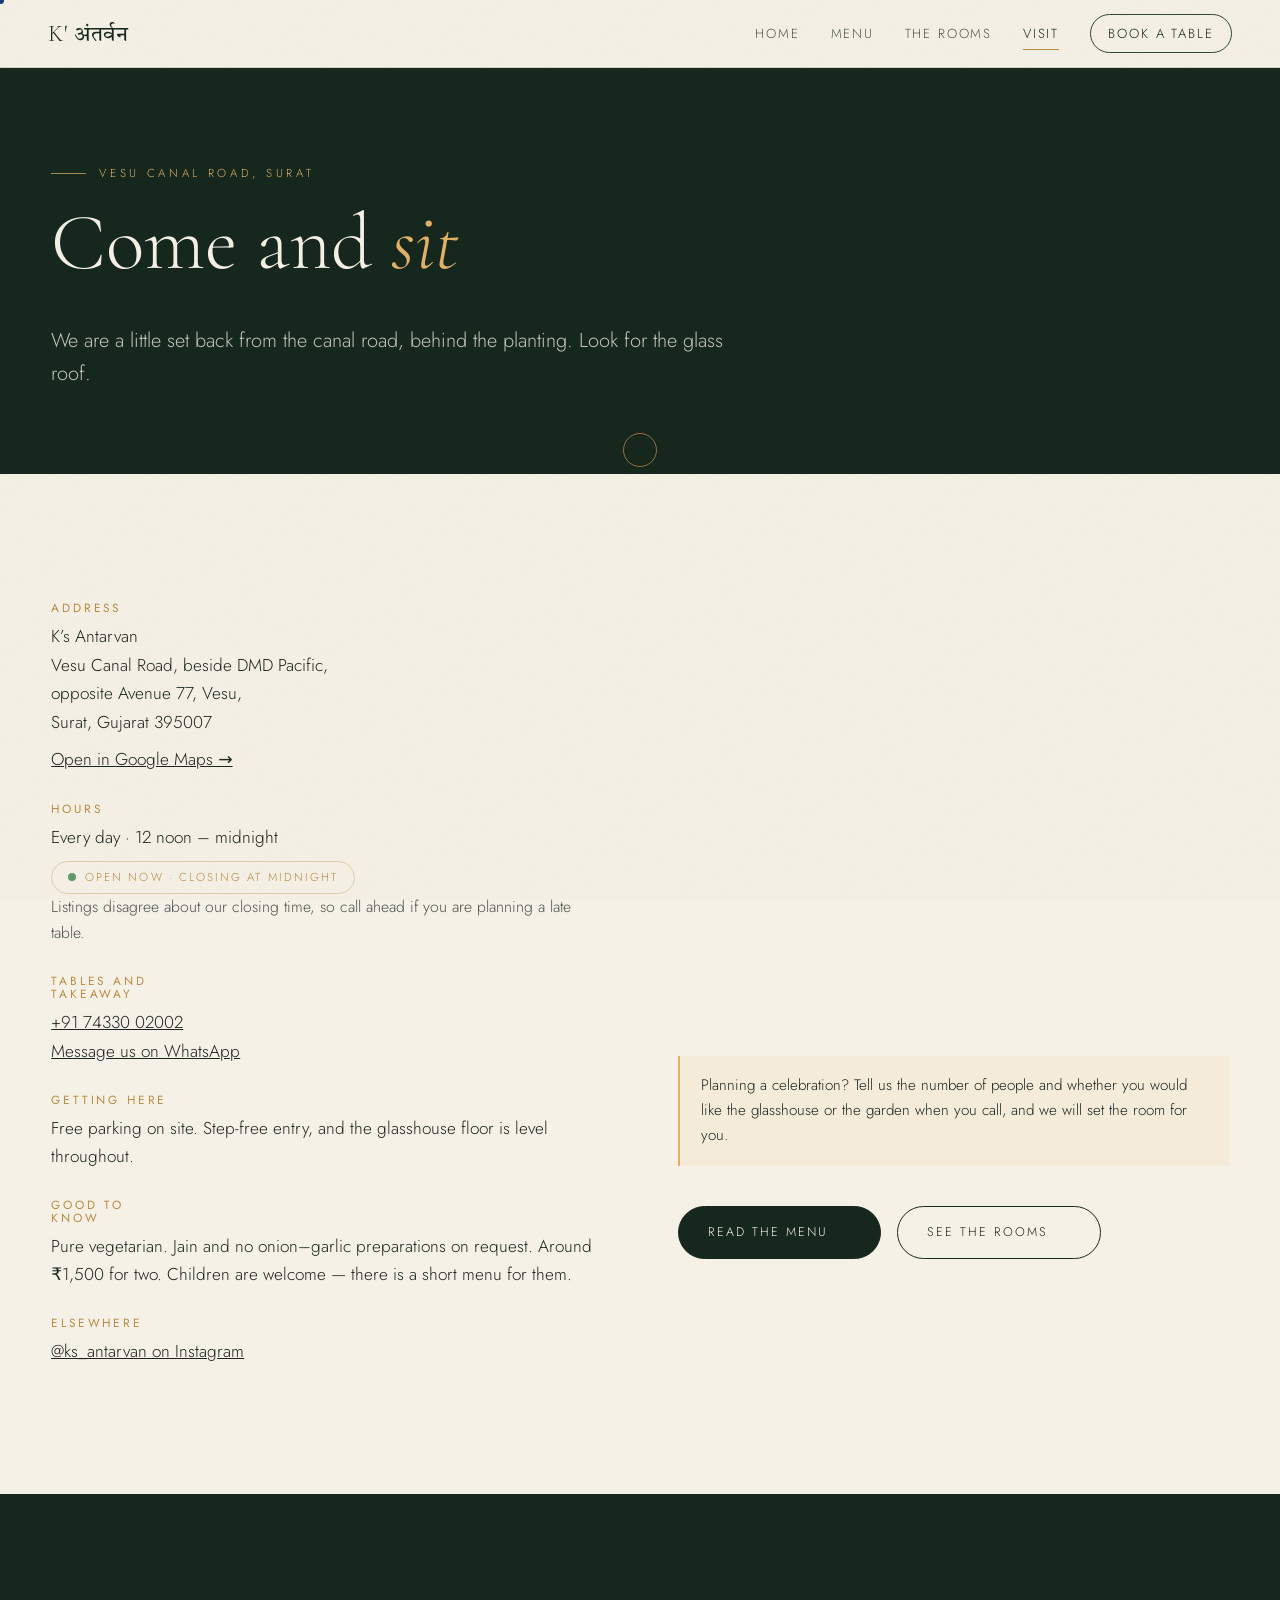
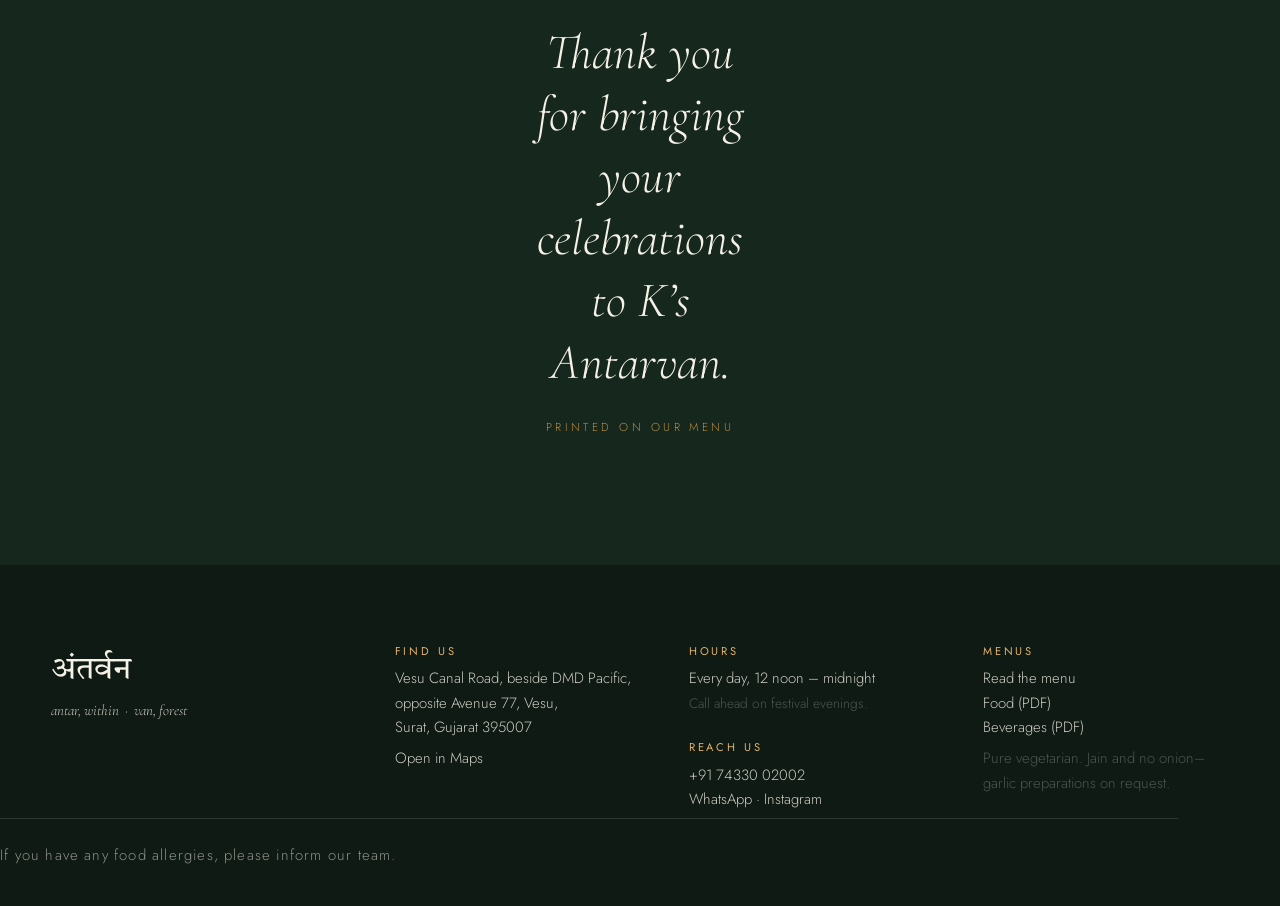
<file: visit.html>
<!doctype html>
<html lang="en">
<head>
  <meta charset="utf-8">
  <meta name="viewport" content="width=device-width, initial-scale=1">
  <title>Visit — K's Antarvan, Vesu Canal Road, Surat</title>
  <meta name="description" content="K's Antarvan is on Vesu Canal Road, beside DMD Pacific and opposite Avenue 77, Surat. Open every day from noon to midnight. Free parking, step-free entry, tables on +91 74330 02002.">
  <meta name="theme-color" content="#16281e">
  <meta property="og:type" content="website">
  <meta property="og:site_name" content="K's Antarvan">
  <meta property="og:title" content="Visit — K's Antarvan, Vesu Canal Road, Surat">
  <meta property="og:description" content="K's Antarvan is on Vesu Canal Road, beside DMD Pacific and opposite Avenue 77, Surat. Open every day from noon to midnight. Free parking, step-free entry, tables on +91 74330 02002.">
  <meta property="og:image" content="assets/img/interior-glasshouse.webp">
  <meta name="twitter:card" content="summary_large_image">
  <link rel="icon" href="assets/favicon.svg" type="image/svg+xml">

  <link rel="preconnect" href="https://fonts.googleapis.com">
  <link rel="preconnect" href="https://fonts.gstatic.com" crossorigin>
  <link href="https://fonts.googleapis.com/css2?family=Cormorant+Garamond:ital,wght@0,300..700;1,300..600&family=Jost:wght@300;400;500&family=Tiro+Devanagari+Hindi&display=swap" rel="stylesheet">
  <link rel="stylesheet" href="css/style.css">
  <script>
    (function () {
      var d = document.documentElement;
      d.classList.add('js');
      // ES modules do not load over file://, and a blocked script would leave the
      // reveal-on-scroll blocks invisible. If nothing has booted, show the plain page.
      setTimeout(function () { if (!window.__antarvanReady) d.classList.remove('js'); }, 2500);
    })();
  </script>

</head>
<body data-page="visit">
  <a class="skip" href="#main">Skip to content</a>
  <header class="nav" id="nav">
    <a class="nav__mark" href="index.html" aria-label="K's Antarvan — home">
      <span class="nav__k">K'</span>
      <span class="nav__dev" lang="hi">अंतर्वन</span>
    </a>
    <button class="nav__toggle" id="navToggle" aria-expanded="false" aria-controls="navMenu">
      <span class="nav__bars" aria-hidden="true"></span>
      <span class="sr">Menu</span>
    </button>
    <nav class="nav__menu" id="navMenu" aria-label="Primary">
      <a data-nav="index" href="index.html">Home</a>
      <a data-nav="menu" href="menu.html">Menu</a>
      <a data-nav="rooms" href="rooms.html">The rooms</a>
      <a data-nav="visit" aria-current="page" href="visit.html">Visit</a>
      <a class="nav__cta" href="tel:+917433002002">Book a table</a>
    </nav>
  </header>

  <main id="main">
<section class="phead">
    <div class="shell">
      <p class="eyebrow">Vesu Canal Road, Surat</p>
      <h1 data-split>Come and <em>sit</em></h1>
      <p class="lede">We are a little set back from the canal road, behind the planting. Look
        for the glass roof.</p>
    </div>
  </section>

  <section class="section">
    <div class="shell visit">
      <ul class="facts reveal">
        <li>
          <h2>Address</h2>
          <p>K&rsquo;s Antarvan<br>
            Vesu Canal Road, beside DMD Pacific,<br>
            opposite Avenue 77, Vesu,<br>
            Surat, Gujarat 395007</p>
          <p style="margin-top:.6rem"><a href="https://maps.google.com/?q=K%27s+Antarvan+Vesu+Canal+Road+Surat" target="_blank" rel="noopener">Open in Google Maps &rarr;</a></p>
        </li>
        <li>
          <h2>Hours</h2>
          <p>Every day · 12 noon – midnight</p>
          <p class="state" data-open-state hidden style="margin-top:.6rem"></p>
          <p class="muted">Listings disagree about our closing time, so call ahead if you are
            planning a late table.</p>
        </li>
        <li>
          <h2>Tables and takeaway</h2>
          <p><a href="tel:+917433002002">+91 74330 02002</a><br>
            <a href="https://wa.me/917433002002" target="_blank" rel="noopener">Message us on WhatsApp</a></p>
        </li>
        <li>
          <h2>Getting here</h2>
          <p>Free parking on site. Step-free entry, and the glasshouse floor is level
            throughout.</p>
        </li>
        <li>
          <h2>Good to know</h2>
          <p>Pure vegetarian. Jain and no onion&ndash;garlic preparations on request.
            Around &#8377;1,500 for two. Children are welcome — there is a short menu for them.</p>
        </li>
        <li>
          <h2>Elsewhere</h2>
          <p><a href="https://www.instagram.com/ks_antarvan/" target="_blank" rel="noopener">@ks_antarvan on Instagram</a></p>
        </li>
      </ul>

      <div class="reveal">
        <iframe class="map" title="Map showing K's Antarvan on Vesu Canal Road, Surat" loading="lazy" referrerpolicy="no-referrer-when-downgrade"
          src="https://maps.google.com/maps?q=K%27s%20Antarvan%20Vesu%20Canal%20Road%20Surat&output=embed"></iframe>
        <div class="notice">
          Planning a celebration? Tell us the number of people and whether you would like the
          glasshouse or the garden when you call, and we will set the room for you.
        </div>
        <p class="menu__foot">
          <a class="btn btn--dark" href="menu.html">Read the menu</a>
          <a class="btn btn--ghost" href="rooms.html">See the rooms</a>
        </p>
      </div>
    </div>
  </section>

  <section class="section section--forest" data-glow>
    <div class="shell quote reveal">
      <blockquote>Thank you for bringing your celebrations to K&rsquo;s Antarvan.</blockquote>
      <cite>Printed on our menu</cite>
    </div>
  </section>

  </main>
  <footer class="foot">
    <div class="foot__in">
      <div class="foot__brand">
        <span class="foot__dev" lang="hi">अंतर्वन</span>
        <p class="foot__gloss"><em>antar</em>, within &nbsp;·&nbsp; <em>van</em>, forest</p>
      </div>
      <div class="foot__col">
        <h2>Find us</h2>
        <p>Vesu Canal Road, beside DMD Pacific,<br>opposite Avenue 77, Vesu,<br>Surat, Gujarat 395007</p>
        <p><a href="https://maps.google.com/?q=K%27s+Antarvan+Vesu+Canal+Road+Surat" target="_blank" rel="noopener">Open in Maps</a></p>
      </div>
      <div class="foot__col">
        <h2>Hours</h2>
        <p>Every day, 12 noon – midnight<br><span class="muted">Call ahead on festival evenings.</span></p>
        <h2>Reach us</h2>
        <p><a href="tel:+917433002002">+91 74330 02002</a><br>
           <a href="https://wa.me/917433002002" target="_blank" rel="noopener">WhatsApp</a> ·
           <a href="https://www.instagram.com/ks_antarvan/" target="_blank" rel="noopener">Instagram</a></p>
      </div>
      <div class="foot__col">
        <h2>Menus</h2>
        <p><a href="menu.html">Read the menu</a><br>
           <a href="assets/menus/ks-antarvan-food-menu.pdf" target="_blank" rel="noopener">Food (PDF)</a><br>
           <a href="assets/menus/ks-antarvan-beverages-menu.pdf" target="_blank" rel="noopener">Beverages (PDF)</a></p>
        <p class="muted">Pure vegetarian. Jain and no onion–garlic preparations on request.</p>
      </div>
    </div>
    <p class="foot__rule">If you have any food allergies, please inform our team.</p>
  </footer>

  <script type="module" src="js/pages/visit.js"></script>
</body>
</html>
</file>
<file: css/style.css>
/* ===========================================================
   K's Antarvan — a conservatory in Vesu
   Palette taken from the room itself: green steel glazing,
   cream drapes, brass lamplight, chequerboard marble.
   =========================================================== */

:root {
  --forest:      #16281e;
  --forest-deep: #0e1a13;
  --moss:        #2f4a37;
  --leaf:        #4a6b51;
  --cream:       #f6f1e6;
  --paper:       #fbf8f1;
  --lamp:        #e3b268;
  --brass:       #b98a42;
  --ink:         #1c2620;
  --ink-soft:    #4a564e;

  --shell: min(1180px, 92vw);
  --gap: clamp(1.25rem, 3vw, 2.5rem);
  --section: clamp(4.5rem, 10vw, 9rem);

  --display: "Cormorant Garamond", Georgia, serif;
  --text: "Jost", system-ui, -apple-system, Segoe UI, sans-serif;
  --dev: "Tiro Devanagari Hindi", "Cormorant Garamond", serif;

  --arch: 50% 50% 4px 4px / 28% 28% 0 0;
  --ease: cubic-bezier(.22, .61, .36, 1);
}

*, *::before, *::after { box-sizing: border-box; }

html { scroll-behavior: smooth; -webkit-text-size-adjust: 100%; }
@media (prefers-reduced-motion: reduce) { html { scroll-behavior: auto; } }

body {
  margin: 0;
  background: var(--cream);
  color: var(--ink);
  font-family: var(--text);
  font-weight: 300;
  font-size: clamp(1rem, .96rem + .2vw, 1.075rem);
  line-height: 1.65;
  -webkit-font-smoothing: antialiased;
}

img { max-width: 100%; display: block; }
a { color: inherit; }
h1, h2, h3 { font-family: var(--display); font-weight: 400; line-height: 1.08; margin: 0; }

.sr {
  position: absolute; width: 1px; height: 1px; padding: 0; margin: -1px;
  overflow: hidden; clip: rect(0 0 0 0); white-space: nowrap; border: 0;
}
.skip {
  position: absolute; left: 1rem; top: -4rem; z-index: 100;
  background: var(--forest); color: var(--cream);
  padding: .75rem 1.25rem; border-radius: 2px; transition: top .2s;
}
.skip:focus { top: 1rem; }
:focus-visible { outline: 2px solid var(--brass); outline-offset: 3px; }

.muted { color: var(--ink-soft); font-size: .92em; }
.shell { width: var(--shell); margin-inline: auto; }

.chequer {
  height: 14px;
  background-image: conic-gradient(var(--moss) 90deg, transparent 90deg 180deg, var(--moss) 180deg 270deg, transparent 270deg);
  background-size: 14px 14px;
  opacity: .5;
}

/* nav */
.nav {
  position: sticky; top: 0; z-index: 60;
  display: flex; align-items: center; justify-content: space-between;
  gap: 1rem; padding: .85rem clamp(1rem, 4vw, 3rem);
  background: color-mix(in srgb, var(--cream) 88%, transparent);
  backdrop-filter: blur(10px);
  border-bottom: 1px solid color-mix(in srgb, var(--moss) 18%, transparent);
  transition: background .3s var(--ease);
}
.nav.is-scrolled { background: color-mix(in srgb, var(--cream) 97%, transparent); }

.nav__mark { display: flex; align-items: baseline; gap: .4rem; text-decoration: none; color: var(--forest); }
.nav__k { font-family: var(--display); font-size: 1.5rem; letter-spacing: .02em; }
.nav__dev { font-family: var(--dev); font-size: 1.3rem; line-height: 1; }

.nav__menu { display: flex; align-items: center; gap: clamp(1rem, 2.4vw, 2.2rem); }
.nav__menu a {
  text-decoration: none; font-size: .82rem; letter-spacing: .14em;
  text-transform: uppercase; color: var(--ink-soft); position: relative; padding: .35rem 0;
}
.nav__menu a::after {
  content: ""; position: absolute; left: 0; right: 0; bottom: 0; height: 1px;
  background: var(--brass); transform: scaleX(0); transform-origin: left;
  transition: transform .35s var(--ease);
}
.nav__menu a:hover::after, .nav__menu a[aria-current]::after { transform: scaleX(1); }
.nav__menu a[aria-current] { color: var(--forest); }
.nav__cta {
  border: 1px solid var(--moss); border-radius: 999px; padding: .5rem 1.1rem !important;
  color: var(--forest) !important;
}
.nav__cta::after { display: none; }
.nav__cta:hover { background: var(--forest); color: var(--cream) !important; }

.nav__toggle {
  display: none; background: none; border: 0; cursor: pointer;
  width: 2.75rem; height: 2.75rem; position: relative;
}
.nav__bars, .nav__bars::before, .nav__bars::after {
  position: absolute; left: 50%; width: 22px; height: 1.5px;
  background: var(--forest); transform: translateX(-50%); transition: .3s var(--ease);
}
.nav__bars { top: 50%; }
.nav__bars::before { content: ""; top: -7px; }
.nav__bars::after  { content: ""; top: 7px; }
.nav__toggle[aria-expanded="true"] .nav__bars { background: transparent; }
.nav__toggle[aria-expanded="true"] .nav__bars::before { top: 0; transform: translateX(-50%) rotate(45deg); }
.nav__toggle[aria-expanded="true"] .nav__bars::after  { top: 0; transform: translateX(-50%) rotate(-45deg); }

@media (max-width: 860px) {
  .nav__toggle { display: block; }
  .nav__menu {
    position: fixed; inset: 3.9rem 0 auto; flex-direction: column; gap: 1.6rem;
    background: var(--cream); padding: 2.5rem 1.5rem 3rem;
    border-bottom: 1px solid color-mix(in srgb, var(--moss) 20%, transparent);
    transform: translateY(-120%); transition: transform .4s var(--ease);
  }
  .nav__menu.is-open { transform: none; }
  .nav__menu a { font-size: 1rem; }
}

/* hero */
.hero { position: relative; min-height: min(92svh, 860px); display: grid; align-items: end; overflow: hidden; }
.hero__img { position: absolute; inset: 0; }
.hero__img img { width: 100%; height: 100%; object-fit: cover; }
.hero__img::after {
  content: ""; position: absolute; inset: 0;
  background: linear-gradient(170deg, rgba(14,26,19,.45) 0%, rgba(14,26,19,.1) 35%, rgba(14,26,19,.82) 100%);
}
.hero__in { position: relative; width: var(--shell); margin-inline: auto; padding-block: clamp(3rem, 8vw, 6rem); color: var(--cream); }
.hero__dev { font-family: var(--dev); font-size: clamp(1.1rem, 2.4vw, 1.5rem); color: var(--lamp); margin: 0 0 .6rem; }
.hero h1 { font-size: clamp(3rem, 9vw, 7rem); font-weight: 300; letter-spacing: -.01em; }
.hero h1 em { font-style: italic; color: var(--lamp); }
.hero__sub { max-width: 42ch; margin: 1.5rem 0 2rem; color: color-mix(in srgb, var(--cream) 88%, transparent); }
.hero__acts { display: flex; flex-wrap: wrap; gap: .9rem; }
.hero__scroll {
  position: absolute; right: clamp(1rem, 4vw, 3rem); bottom: 2rem;
  writing-mode: vertical-rl; font-size: .7rem; letter-spacing: .3em; text-transform: uppercase;
  color: color-mix(in srgb, var(--cream) 70%, transparent);
}
@media (max-width: 760px) { .hero__scroll { display: none; } }

/* buttons */
.btn {
  display: inline-flex; align-items: center; gap: .6rem;
  font-size: .78rem; letter-spacing: .16em; text-transform: uppercase;
  padding: .95rem 1.8rem; border-radius: 999px; text-decoration: none;
  border: 1px solid currentColor; transition: .3s var(--ease);
}
.btn--solid { background: var(--lamp); border-color: var(--lamp); color: var(--forest-deep); }
.btn--solid:hover { background: var(--cream); border-color: var(--cream); }
.btn--ghost:hover { background: color-mix(in srgb, currentColor 12%, transparent); }
.btn--dark { background: var(--forest); border-color: var(--forest); color: var(--cream); }
.btn--dark:hover { background: var(--moss); border-color: var(--moss); }

/* sections */
.section { padding-block: var(--section); }
.section--paper { background: var(--paper); }
.section--forest { background: var(--forest); color: var(--cream); }
.section--forest .eyebrow { color: var(--lamp); }

.eyebrow {
  font-size: .72rem; letter-spacing: .32em; text-transform: uppercase;
  color: var(--brass); margin: 0 0 1.1rem;
}
.section h2 { font-size: clamp(2.1rem, 4.6vw, 3.4rem); max-width: 18ch; }
.section h2 em { font-style: italic; }
.lede { font-size: clamp(1.05rem, 1.6vw, 1.25rem); max-width: 56ch; color: var(--ink-soft); }
.section--forest .lede { color: color-mix(in srgb, var(--cream) 78%, transparent); }

.intro { display: grid; grid-template-columns: 1.05fr .95fr; gap: clamp(2rem, 6vw, 5rem); align-items: center; }
.intro__art img { width: 100%; mix-blend-mode: multiply; opacity: .92; }
.intro p + p { margin-top: 1.1rem; }
@media (max-width: 820px) { .intro { grid-template-columns: 1fr; } .intro__art { order: -1; max-width: 420px; } }

.rooms { display: grid; grid-template-columns: repeat(2, 1fr); gap: var(--gap); margin-top: clamp(2.5rem, 5vw, 4rem); }
.room { position: relative; text-decoration: none; color: inherit; display: block; }
.room__frame { overflow: hidden; border-radius: var(--arch); background: var(--forest-deep); }
.room__frame img { aspect-ratio: 3 / 4; object-fit: cover; width: 100%; transition: transform 1.1s var(--ease); }
.room:hover .room__frame img { transform: scale(1.04); }
.room h3 { font-size: clamp(1.7rem, 3vw, 2.3rem); margin-top: 1.2rem; }
.room p { color: var(--ink-soft); max-width: 40ch; margin: .5rem 0 0; }
.section--forest .room p { color: color-mix(in srgb, var(--cream) 74%, transparent); }
.room__more { display: inline-block; margin-top: .9rem; font-size: .75rem; letter-spacing: .2em; text-transform: uppercase; color: var(--brass); }
@media (max-width: 760px) { .rooms { grid-template-columns: 1fr; } }

.plates { display: grid; grid-template-columns: repeat(3, 1fr); gap: var(--gap); margin-top: clamp(2.5rem, 5vw, 4rem); }
.plate__frame { overflow: hidden; border-radius: 3px; }
.plate img { aspect-ratio: 4 / 5; object-fit: cover; width: 100%; transition: transform 1.1s var(--ease); }
.plate:hover img { transform: scale(1.05); }
.plate h3 { font-size: 1.5rem; margin-top: 1rem; }
.plate p { margin: .35rem 0 0; color: var(--ink-soft); font-size: .95rem; }
.section--forest .plate p { color: color-mix(in srgb, var(--cream) 72%, transparent); }
@media (max-width: 860px) { .plates { grid-template-columns: 1fr 1fr; } }
@media (max-width: 560px) { .plates { grid-template-columns: 1fr; } }

.kitchen { display: grid; grid-template-columns: repeat(auto-fit, minmax(170px, 1fr)); gap: 2px; }
.kitchen img { aspect-ratio: 3 / 4; object-fit: cover; width: 100%; filter: grayscale(1) contrast(1.05); transition: filter .6s var(--ease), transform 1s var(--ease); }
.kitchen img:hover { filter: grayscale(1) contrast(1.15) brightness(1.08); transform: scale(1.02); }

.quote { text-align: center; max-width: 24ch; margin-inline: auto; }
.quote blockquote { margin: 0; font-family: var(--display); font-size: clamp(1.9rem, 4.4vw, 3.1rem); font-style: italic; line-height: 1.25; }
.quote cite { display: block; margin-top: 1.5rem; font-family: var(--text); font-style: normal; font-size: .72rem; letter-spacing: .3em; text-transform: uppercase; color: var(--brass); }

.strip { display: grid; grid-template-columns: 1.1fr .9fr; gap: clamp(2rem, 6vw, 5rem); align-items: center; }
.strip__facts { list-style: none; margin: 2rem 0 0; padding: 0; display: grid; gap: 1.1rem; }
.strip__facts li { display: grid; grid-template-columns: 7.5rem 1fr; gap: 1rem; align-items: baseline; }
.strip__facts b { font-weight: 400; font-size: .72rem; letter-spacing: .22em; text-transform: uppercase; color: var(--brass); }
.strip__img img { width: 100%; aspect-ratio: 4 / 5; object-fit: cover; border-radius: var(--arch); }
@media (max-width: 820px) { .strip { grid-template-columns: 1fr; } .strip__img { order: -1; } }
@media (max-width: 480px) { .strip__facts li { grid-template-columns: 1fr; gap: .2rem; } }

/* page header */
.phead { background: var(--forest); color: var(--cream); padding-block: clamp(3.5rem, 8vw, 6rem) clamp(2.5rem, 5vw, 4rem); }
.phead h1 { font-size: clamp(2.6rem, 7vw, 5rem); font-weight: 300; }
.phead h1 em { font-style: italic; color: var(--lamp); }
.phead .lede { color: color-mix(in srgb, var(--cream) 78%, transparent); margin-top: 1.2rem; }
.phead .eyebrow { color: var(--lamp); }

/* menu page */
.menubar {
  position: sticky; top: 3.9rem; z-index: 40; background: var(--cream);
  border-bottom: 1px solid color-mix(in srgb, var(--moss) 18%, transparent);
}
.menubar__in { width: var(--shell); margin-inline: auto; display: flex; flex-wrap: wrap; gap: .6rem 1.4rem; align-items: center; padding: .9rem 0; }
.menubar__tabs { display: flex; gap: .5rem; }
.tab {
  background: none; border: 1px solid color-mix(in srgb, var(--moss) 30%, transparent);
  border-radius: 999px; padding: .45rem 1.1rem; cursor: pointer;
  font-family: var(--text); font-size: .74rem; letter-spacing: .16em; text-transform: uppercase; color: var(--ink-soft);
  transition: .25s var(--ease);
}
.tab[aria-selected="true"] { background: var(--forest); border-color: var(--forest); color: var(--cream); }
.menubar__filters { display: flex; flex-wrap: wrap; gap: .5rem; margin-left: auto; }
.chip {
  background: none; border: 1px solid color-mix(in srgb, var(--moss) 25%, transparent);
  border-radius: 999px; padding: .35rem .85rem; cursor: pointer;
  font-family: var(--text); font-size: .72rem; letter-spacing: .1em; color: var(--ink-soft);
}
.chip[aria-pressed="true"] { background: var(--lamp); border-color: var(--lamp); color: var(--forest-deep); }

.menu__jump { width: var(--shell); margin: 2.5rem auto 0; display: flex; flex-wrap: wrap; gap: .4rem 1.4rem; }
.menu__jump a { font-size: .74rem; letter-spacing: .18em; text-transform: uppercase; color: var(--ink-soft); text-decoration: none; }
.menu__jump a:hover { color: var(--forest); }

.course { padding-block: clamp(2.5rem, 6vw, 4.5rem); border-top: 1px solid color-mix(in srgb, var(--moss) 14%, transparent); scroll-margin-top: 11.5rem; }
.course:first-of-type { border-top: 0; }
.course__head { display: flex; flex-wrap: wrap; align-items: baseline; gap: 1rem; margin-bottom: 2rem; }
.course__head h2 { font-size: clamp(1.9rem, 4vw, 2.8rem); }
.course__note { color: var(--ink-soft); font-size: .9rem; font-style: italic; }
.dishes { display: grid; grid-template-columns: repeat(2, 1fr); gap: 1.6rem clamp(2rem, 5vw, 4rem); }
@media (max-width: 760px) { .dishes { grid-template-columns: 1fr; } }
.dish__name { font-family: var(--display); font-size: 1.35rem; line-height: 1.2; display: flex; flex-wrap: wrap; align-items: center; gap: .5rem; }
.dish__desc { margin: .3rem 0 0; color: var(--ink-soft); font-size: .95rem; max-width: 52ch; }
.dish.is-hidden, .course.is-hidden { display: none; }

.tag {
  font-family: var(--text); font-size: .6rem; letter-spacing: .14em; text-transform: uppercase;
  border: 1px solid currentColor; border-radius: 999px; padding: .15rem .5rem; line-height: 1.6;
}
.tag--new { color: var(--brass); }
.tag--spicy { color: #a4503a; }
.tag--jain, .tag--nog { color: var(--leaf); }

.menu__empty { padding: 3rem 0; color: var(--ink-soft); font-style: italic; }
.menu__foot { display: flex; flex-wrap: wrap; gap: 1rem; margin-top: 2.5rem; }

/* rooms page */
.feature { display: grid; grid-template-columns: 1fr 1fr; gap: clamp(2rem, 6vw, 5rem); align-items: center; }
.feature + .feature { margin-top: var(--section); }
.feature--flip .feature__media { order: -1; }
.feature__media img { width: 100%; aspect-ratio: 4 / 5; object-fit: cover; border-radius: var(--arch); }
.feature__sketch { width: min(100%, 460px); margin-top: 2rem; mix-blend-mode: multiply; opacity: .9; }
@media (max-width: 820px) { .feature { grid-template-columns: 1fr; } .feature--flip .feature__media { order: 0; } }

.tiles { display: grid; grid-template-columns: repeat(auto-fit, minmax(240px, 1fr)); gap: var(--gap); margin-top: clamp(2rem, 5vw, 3.5rem); }
.tile { margin: 0; overflow: hidden; }
.tile img { width: 100%; aspect-ratio: 1 / 1; object-fit: cover; border-radius: 3px; transition: transform 1s var(--ease); }
.tile:hover img { transform: scale(1.04); }
.tile figcaption { margin-top: .7rem; font-size: .85rem; color: var(--ink-soft); }

/* visit page */
.visit { display: grid; grid-template-columns: 1fr 1fr; gap: clamp(2rem, 6vw, 5rem); }
@media (max-width: 820px) { .visit { grid-template-columns: 1fr; } }
.facts { list-style: none; margin: 0; padding: 0; display: grid; gap: 1.8rem; }
.facts h2 { font-size: .74rem; letter-spacing: .24em; text-transform: uppercase; color: var(--brass); font-family: var(--text); margin-bottom: .45rem; }
.facts p { margin: 0; }
.map { border: 0; width: 100%; aspect-ratio: 4 / 3; border-radius: 3px; filter: saturate(.8); }
.notice {
  margin-top: 2rem; padding: 1.1rem 1.3rem; border-left: 2px solid var(--lamp);
  background: color-mix(in srgb, var(--lamp) 10%, transparent); font-size: .95rem;
}

/* footer */
.foot { background: var(--forest-deep); color: color-mix(in srgb, var(--cream) 82%, transparent); padding-block: clamp(3rem, 7vw, 5rem) 2rem; }
.foot__in { width: var(--shell); margin-inline: auto; display: grid; grid-template-columns: 1.2fr repeat(3, 1fr); gap: clamp(1.5rem, 4vw, 3rem); }
@media (max-width: 860px) { .foot__in { grid-template-columns: 1fr 1fr; } }
@media (max-width: 520px) { .foot__in { grid-template-columns: 1fr; } }
.foot h2 { font-family: var(--text); font-size: .7rem; letter-spacing: .26em; text-transform: uppercase; color: var(--lamp); margin: 0 0 .6rem; }
.foot h2 ~ h2 { margin-top: 1.6rem; }
.foot p { margin: 0 0 .4rem; font-size: .93rem; }
.foot a { color: inherit; text-decoration-color: color-mix(in srgb, var(--lamp) 60%, transparent); text-underline-offset: 3px; }
.foot a:hover { color: var(--lamp); }
.foot__dev { font-family: var(--dev); font-size: 2rem; color: var(--cream); display: block; }
.foot__gloss { font-style: italic; font-family: var(--display); font-size: 1.05rem; margin-top: .4rem; }
.foot__rule { width: var(--shell); margin: 3rem auto 0; padding-top: 1.5rem; border-top: 1px solid color-mix(in srgb, var(--cream) 14%, transparent); font-size: .78rem; letter-spacing: .08em; color: color-mix(in srgb, var(--cream) 55%, transparent); }

/* reveal + reduced motion */
.js .reveal { opacity: 0; transform: translateY(18px); transition: opacity .9s var(--ease), transform .9s var(--ease); }
.js .reveal.is-in { opacity: 1; transform: none; }
@media (prefers-reduced-motion: reduce) {
  .js .reveal { opacity: 1; transform: none; transition: none; }
  * { animation-duration: .001ms !important; transition-duration: .001ms !important; }
}

/* 404 */
.lost { min-height: 70svh; display: grid; place-items: center; text-align: center; padding-block: var(--section); }
.lost h1 { font-size: clamp(3rem, 10vw, 7rem); font-weight: 300; }
.lost img { width: min(100%, 380px); margin: 2rem auto 0; mix-blend-mode: multiply; opacity: .85; }

/* menu search */
.search { position: relative; display: flex; align-items: center; margin-left: auto; }
.search input {
  font-family: var(--text); font-size: .9rem; color: var(--ink);
  background: transparent; border: 0; border-bottom: 1px solid color-mix(in srgb, var(--moss) 35%, transparent);
  padding: .4rem .2rem .4rem 1.5rem; width: clamp(9rem, 22vw, 16rem);
}
.search input::placeholder { color: color-mix(in srgb, var(--ink-soft) 70%, transparent); }
.search input:focus { outline: 0; border-bottom-color: var(--brass); }
.search svg { position: absolute; left: 0; width: 1rem; height: 1rem; stroke: var(--ink-soft); fill: none; stroke-width: 1.5; }
@media (max-width: 560px) { .search { margin-left: 0; width: 100%; } .search input { width: 100%; } }

/* the sticky bar is one row on wider screens, so courses need less clearance */
@media (min-width: 561px) { .course { scroll-margin-top: 9rem; } }

/* ===========================================================
   MOTION LAYER
   Added on top of the static page: nothing below is required
   for the site to read correctly.
   =========================================================== */

/* headings that rise a word at a time */
.w { display: inline-block; overflow: hidden; padding-bottom: .14em; margin-bottom: -.14em; }
.w__i {
  display: inline-block;
  transform: translateY(115%);
  opacity: 0;
  transition: transform 1s var(--ease), opacity .8s var(--ease);
}
.is-shown .w__i { transform: none; opacity: 1; }
.js [data-split]:not(.is-split) { visibility: hidden; }
.js [data-split].is-split { visibility: visible; }

/* parallax drift */
[data-parallax] { will-change: transform; }
[data-parallax] > img, img[data-parallax] { transform: translate3d(0, var(--py, 0), 0); }

/* the header tucks away going down, comes back coming up */
.nav { transition: background .3s var(--ease), transform .45s var(--ease); }
.nav.is-tucked { transform: translateY(-105%); }

/* a lamp that follows the pointer across the dark sections */
[data-glow] { position: relative; isolation: isolate; }
[data-glow]::before {
  content: ""; position: absolute; inset: 0; z-index: -1; pointer-events: none;
  background: radial-gradient(460px circle at var(--gx, 50%) var(--gy, 0%),
              color-mix(in srgb, var(--lamp) 16%, transparent), transparent 70%);
  opacity: 0; transition: opacity .6s var(--ease);
}
[data-glow].is-lit::before { opacity: 1; }

/* film grain, very quiet */
body::after {
  content: ""; position: fixed; inset: 0; z-index: 90; pointer-events: none;
  opacity: .32; mix-blend-mode: multiply;
  background-image: url("data:image/svg+xml,%3Csvg xmlns='http://www.w3.org/2000/svg' width='160' height='160'%3E%3Cfilter id='n'%3E%3CfeTurbulence type='fractalNoise' baseFrequency='.85' numOctaves='3'/%3E%3C/filter%3E%3Crect width='160' height='160' filter='url(%23n)' opacity='.22'/%3E%3C/svg%3E");
}

/* hero: a slow push in, a light that breathes, a cue that moves */
.hero__img img { animation: drift 26s var(--ease) infinite alternate; }
@keyframes drift { from { transform: scale(1.02); } to { transform: scale(1.11); } }
.hero::after {
  content: ""; position: absolute; inset: 0; pointer-events: none;
  background: radial-gradient(70% 50% at 18% 85%, color-mix(in srgb, var(--lamp) 14%, transparent), transparent 70%);
  animation: breathe 9s ease-in-out infinite;
}
@keyframes breathe { 0%, 100% { opacity: .5; } 50% { opacity: 1; } }
.hero__scroll::after {
  content: ""; display: block; width: 1px; height: 3rem; margin: .8rem auto 0;
  background: linear-gradient(var(--lamp), transparent);
  animation: fall 2.4s var(--ease) infinite;
  transform-origin: top;
}
@keyframes fall { 0% { transform: scaleY(0); } 55% { transform: scaleY(1); } 100% { transform: scaleY(0); transform-origin: bottom; } }
.hero__in > * { animation: rise 1s var(--ease) both; }
.hero__dev { animation-delay: .1s; }
.hero__sub { animation-delay: .55s; }
.hero__acts { animation-delay: .7s; }
@keyframes rise { from { opacity: 0; transform: translateY(22px); } to { opacity: 1; transform: none; } }

/* buttons gain an arrow that slides */
.btn::after {
  content: "\2192"; display: inline-block; font-size: 1.1em; line-height: 0;
  transform: translateX(-4px); opacity: 0; transition: .3s var(--ease);
}
.btn:hover::after { transform: translateX(0); opacity: 1; }
.btn:hover { transform: translateY(-2px); box-shadow: 0 10px 24px -14px rgba(14, 26, 19, .7); }

/* an open / closed pill that reads the clock in Surat */
.state {
  display: inline-flex; align-items: center; gap: .55rem;
  font-size: .72rem; letter-spacing: .18em; text-transform: uppercase;
  border: 1px solid color-mix(in srgb, currentColor 35%, transparent);
  border-radius: 999px; padding: .4rem 1rem; color: var(--ink-soft);
}
.state::before {
  content: ""; width: .5rem; height: .5rem; border-radius: 50%;
  background: #9aa89d; box-shadow: 0 0 0 0 currentColor;
}
.state.is-open { color: var(--leaf); }
.state.is-open::before { background: #5f9a6c; animation: pulse 2.4s var(--ease) infinite; }
.state.is-soon { color: var(--brass); }
.hero .state, .section--forest .state, .phead .state { color: var(--lamp); }
@keyframes pulse {
  0% { box-shadow: 0 0 0 0 color-mix(in srgb, currentColor 55%, transparent); }
  70% { box-shadow: 0 0 0 .5rem transparent; }
  100% { box-shadow: 0 0 0 0 transparent; }
}

/* a running line of dishes between sections */
.marquee {
  overflow: hidden; border-block: 1px solid color-mix(in srgb, var(--moss) 18%, transparent);
  padding-block: 1.1rem; background: var(--paper);
  --speed: 48s;
}
.marquee__track { display: flex; width: max-content; animation: slide var(--speed) linear infinite; }
.marquee:hover .marquee__track { animation-play-state: paused; }
.marquee span {
  font-family: var(--display); font-size: clamp(1.1rem, 2vw, 1.5rem);
  font-style: italic; color: var(--ink-soft); padding-inline: 1.4rem;
  display: inline-flex; align-items: center; gap: 2.8rem;
}
.marquee span::after { content: "\2767"; color: var(--brass); font-style: normal; font-size: .8em; }
@keyframes slide { to { transform: translateX(-50%); } }

/* dish rows wake up on hover */
.dish { position: relative; padding-bottom: .9rem; }
.dish::after {
  content: ""; position: absolute; left: 0; bottom: 0; height: 1px; width: 100%;
  background: linear-gradient(90deg, var(--brass), transparent);
  transform: scaleX(0); transform-origin: left; opacity: .5;
  transition: transform .5s var(--ease);
}
.dish:hover::after { transform: scaleX(1); }
.dish:hover .dish__name { color: var(--forest); }
.dish__name { transition: color .3s var(--ease); }

/* captions that lift, frames with a hairline */
.room__frame, .plate__frame, .tile img, .feature__media img, .strip__img img { box-shadow: inset 0 0 0 1px rgba(246, 241, 230, .12); }
.tile { position: relative; }
.tile.is-zoomable { cursor: zoom-in; }
.tile figcaption { transition: color .3s var(--ease), transform .4s var(--ease); }
.tile:hover figcaption { color: var(--forest); transform: translateX(4px); }

/* a gold rule to break the long pages */
.orn { display: flex; align-items: center; gap: 1rem; width: var(--shell); margin: 0 auto; color: var(--brass); }
.orn::before, .orn::after { content: ""; height: 1px; flex: 1; background: linear-gradient(90deg, transparent, color-mix(in srgb, var(--brass) 45%, transparent), transparent); }
.orn span { font-size: .8rem; letter-spacing: .3em; }

/* a drop cap to open the room copy */
.dropcap::first-letter {
  float: left; font-family: var(--display); font-size: 3.6em; line-height: .82;
  padding: .06em .12em 0 0; color: var(--moss);
}

/* lightbox */
.lb {
  position: fixed; inset: 0; z-index: 95; display: none;
  place-items: center; grid-template-columns: auto 1fr auto; gap: 1rem;
  padding: clamp(1rem, 5vw, 3rem);
  background: color-mix(in srgb, var(--forest-deep) 94%, transparent);
  backdrop-filter: blur(6px);
}
.lb.is-open { display: grid; animation: fade .35s var(--ease); }
@keyframes fade { from { opacity: 0; } to { opacity: 1; } }
.lb__fig { margin: 0; max-height: 100%; display: grid; gap: .9rem; justify-items: center; animation: pop .45s var(--ease); }
@keyframes pop { from { opacity: 0; transform: scale(.97); } to { opacity: 1; transform: none; } }
.lb__fig img { max-height: 78svh; width: auto; border-radius: 3px; }
.lb__fig figcaption { color: color-mix(in srgb, var(--cream) 75%, transparent); font-size: .85rem; letter-spacing: .12em; text-transform: uppercase; }
.lb__close, .lb__nav {
  background: none; border: 1px solid color-mix(in srgb, var(--cream) 30%, transparent);
  color: var(--cream); border-radius: 50%; width: 2.8rem; height: 2.8rem;
  font-size: 1.4rem; line-height: 1; cursor: pointer; transition: .25s var(--ease);
}
.lb__close:hover, .lb__nav:hover { background: var(--lamp); border-color: var(--lamp); color: var(--forest-deep); }
.lb__close { position: absolute; top: clamp(1rem, 3vw, 2rem); right: clamp(1rem, 3vw, 2rem); }
@media (max-width: 620px) {
  .lb.is-open { grid-template-columns: 1fr; }
  .lb__fig { grid-area: 1 / 1; }
  .lb__fig img { max-height: 62svh; }
  .lb__nav { position: absolute; bottom: clamp(1.2rem, 5vw, 2.5rem); }
  .lb__nav--prev { left: 22%; }
  .lb__nav--next { right: 22%; }
}
}

/* cards lift a little */
.room, .plate { transition: transform .5s var(--ease); }
.room:hover, .plate:hover { transform: translateY(-4px); }
.room__frame { position: relative; }
.room__frame::after {
  content: ""; position: absolute; inset: 0;
  background: linear-gradient(to top, rgba(14, 26, 19, .55), transparent 45%);
  opacity: .8; transition: opacity .5s var(--ease);
}
.room:hover .room__frame::after { opacity: .45; }

/* keep every bit of this off when the system asks for calm */
@media (prefers-reduced-motion: reduce) {
  .hero__img img, .hero::after, .hero__scroll::after, .hero__in > *,
  .marquee__track, .state.is-open::before { animation: none !important; }
  .w__i { transform: none; opacity: 1; }
  .btn:hover { transform: none; }
  [data-parallax] > img, img[data-parallax] { transform: none; }
}

/* a full-bleed band, image drifting behind the line */
.band { position: relative; min-height: min(70svh, 620px); display: grid; place-items: center; overflow: hidden; background: var(--forest-deep); }
.band__img { position: absolute; inset: -12% 0; }
.band__img img { width: 100%; height: 100%; object-fit: cover; opacity: .55; transform: translate3d(0, var(--py, 0), 0); }
.band__in { position: relative; text-align: center; color: var(--cream); width: var(--shell); padding-block: clamp(3rem, 8vw, 5rem); }
.band__in h2 { font-size: clamp(2rem, 5vw, 3.6rem); max-width: 20ch; margin-inline: auto; }
.band__in h2 em { font-style: italic; color: var(--lamp); }
.band .eyebrow { color: var(--lamp); }

/* grids come in one card behind the other */
.rooms .reveal:nth-child(2), .plates .reveal:nth-child(2), .tiles .reveal:nth-child(2) { transition-delay: .09s; }
.plates .reveal:nth-child(3), .tiles .reveal:nth-child(3) { transition-delay: .18s; }
.tiles .reveal:nth-child(4) { transition-delay: .27s; }
.tiles .reveal:nth-child(5) { transition-delay: .36s; }
.tiles .reveal:nth-child(6) { transition-delay: .45s; }

/* the band needs a scrim so the line holds over any frame of the photo */
.band::after {
  content: ""; position: absolute; inset: 0; pointer-events: none;
  background: radial-gradient(70% 70% at 50% 50%, rgba(14, 26, 19, .72), rgba(14, 26, 19, .45));
}
.band__in { z-index: 1; }

/* ===========================================================
   EFFECTS LAYER
   =========================================================== */

/* rain down the hero glass */
.rain { position: absolute; inset: 0; z-index: 1; pointer-events: none; mix-blend-mode: screen; }
.hero__in, .hero__scroll { z-index: 2; }

/* the curtain: the way in, and the way between pages */
.curtain {
  position: fixed; inset: 0; z-index: 99; display: grid; place-items: center;
  background: var(--forest-deep); pointer-events: none;
  transform: translateY(0);
  transition: transform .75s cubic-bezier(.76, 0, .24, 1);
}
.curtain__mark {
  font-family: var(--dev); font-size: clamp(2rem, 7vw, 4.5rem); color: var(--lamp);
  opacity: 0; letter-spacing: .08em;
}
body.is-entering .curtain__mark { animation: markIn 1.15s var(--ease) forwards; }
@keyframes markIn {
  0% { opacity: 0; transform: translateY(14px) scale(.96); letter-spacing: .3em; }
  45% { opacity: 1; transform: none; letter-spacing: .08em; }
  100% { opacity: 0; transform: translateY(-10px); }
}
body.is-here .curtain { transform: translateY(-101%); }
/* nothing should flash before the curtain is in place */
.js body:not(.is-here):not(.is-entering) .curtain { transform: translateY(0); }

/* a lamp for a cursor */
.cur { position: fixed; top: 0; left: 0; z-index: 98; pointer-events: none; border-radius: 50%; mix-blend-mode: difference; }
.cur--dot { width: 7px; height: 7px; margin: -3.5px 0 0 -3.5px; background: var(--lamp); }
.cur--ring {
  width: 34px; height: 34px; margin: -17px 0 0 -17px; border: 1px solid color-mix(in srgb, var(--lamp) 70%, transparent);
  transition: width .3s var(--ease), height .3s var(--ease), margin .3s var(--ease), opacity .3s, background .3s;
}
.cur--ring.is-big { width: 58px; height: 58px; margin: -29px 0 0 -29px; background: color-mix(in srgb, var(--lamp) 12%, transparent); }
.cur--ring.is-zoom::after {
  content: "+"; position: absolute; inset: 0; display: grid; place-items: center;
  color: var(--lamp); font-size: 1.1rem; mix-blend-mode: normal;
}
.cur--ring.is-down { width: 24px; height: 24px; margin: -12px 0 0 -12px; }
.cur--ring.is-out, .cur--dot.is-out { opacity: 0; }
@media (hover: none) { .cur { display: none; } }

/* a brass line that tracks the page */
.progress {
  position: fixed; top: 0; left: 0; right: 0; height: 2px; z-index: 97;
  background: linear-gradient(90deg, var(--brass), var(--lamp));
  transform: scaleX(0); transform-origin: left; pointer-events: none;
}

/* back to the top */
.totop {
  position: fixed; right: clamp(1rem, 3vw, 2rem); bottom: clamp(1rem, 3vw, 2rem); z-index: 60;
  width: 3rem; height: 3rem; border-radius: 50%; cursor: pointer;
  background: var(--forest); color: var(--cream); border: 1px solid color-mix(in srgb, var(--lamp) 40%, transparent);
  font-size: 1.1rem; opacity: 0; transform: translateY(14px) scale(.9); pointer-events: none;
  transition: .4s var(--ease);
}
.totop.is-on { opacity: 1; transform: none; pointer-events: auto; }
.totop:hover { background: var(--lamp); color: var(--forest-deep); }

/* cards tip toward the pointer */
.plate, .tile, .room {
  transform: perspective(900px) rotateX(var(--rx, 0deg)) rotateY(var(--ry, 0deg));
  transition: transform .6s var(--ease);
}
.plate.is-tilting, .tile.is-tilting, .room.is-tilting { transition: transform .12s linear; }
.room:hover, .plate:hover { transform: perspective(900px) rotateX(var(--rx, 0deg)) rotateY(var(--ry, 0deg)) translateY(-4px); }

/* the marquee leans with the scroll */
.marquee__track { transform: skewX(var(--skew, 0deg)); transition: transform .4s var(--ease); animation-duration: calc(var(--speed) / var(--rate, 1)); }

/* the jump nav marks the course you are reading */
.menu__jump { position: relative; overflow-x: auto; scrollbar-width: none; padding-bottom: .4rem; }
.menu__jump::-webkit-scrollbar { display: none; }
.menu__jump a { position: relative; padding-bottom: .3rem; white-space: nowrap; transition: color .3s var(--ease); }
.menu__jump a::after {
  content: ""; position: absolute; left: 0; right: 0; bottom: 0; height: 1px; background: var(--brass);
  transform: scaleX(0); transform-origin: left; transition: transform .4s var(--ease);
}
.menu__jump a.is-here { color: var(--forest); }
.menu__jump a.is-here::after, .menu__jump a:hover::after { transform: scaleX(1); }

/* photographs wipe open instead of merely fading */
.js .room__frame img, .js .plate img, .js .tile img, .js .feature__media img, .js .strip__img img {
  clip-path: inset(0 0 100% 0);
  transform: scale(1.06);
  transition: clip-path 1.1s cubic-bezier(.76, 0, .24, 1), transform 1.4s var(--ease);
}
.js .reveal.is-in .room__frame img, .js .reveal.is-in .plate img, .js .reveal.is-in .tile img,
.js .reveal.is-in .feature__media img, .js .reveal.is-in .strip__img img,
.js .reveal.is-in img, .js .is-in .room__frame img {
  clip-path: inset(0 0 0 0);
  transform: scale(1);
}

/* dish rows arrive one after the other */
.js .dishes .dish { opacity: 0; transform: translateY(14px); transition: opacity .7s var(--ease), transform .7s var(--ease); }
.js .course.is-in .dishes .dish { opacity: 1; transform: none; }
.js .course.is-in .dishes .dish:nth-child(2) { transition-delay: .05s; }
.js .course.is-in .dishes .dish:nth-child(3) { transition-delay: .1s; }
.js .course.is-in .dishes .dish:nth-child(4) { transition-delay: .15s; }
.js .course.is-in .dishes .dish:nth-child(5) { transition-delay: .2s; }
.js .course.is-in .dishes .dish:nth-child(n+6) { transition-delay: .25s; }

/* the tally at the head of the menu */
.tally { display: flex; flex-wrap: wrap; gap: clamp(1.5rem, 5vw, 3.5rem); margin-top: 2rem; }
.tally div { display: grid; gap: .2rem; }
.tally b { font-family: var(--display); font-size: clamp(2rem, 5vw, 3rem); font-weight: 400; color: var(--lamp); line-height: 1; }
.tally span { font-size: .7rem; letter-spacing: .24em; text-transform: uppercase; color: color-mix(in srgb, var(--cream) 70%, transparent); }

@media (prefers-reduced-motion: reduce) {
  .curtain { display: none; }
  .cur, .progress, .rain { display: none; }
  .js .room__frame img, .js .plate img, .js .tile img, .js .feature__media img, .js .strip__img img { clip-path: none; transform: none; }
  .js .dishes .dish { opacity: 1; transform: none; }
  .plate, .tile, .room { transform: none; }
}

/* one page hands over to the next — the browser drives this, so a browser
   without it simply navigates as normal */
@view-transition { navigation: auto; }
::view-transition-old(root) { animation: vtOut .32s var(--ease) both; }
::view-transition-new(root) { animation: vtIn .45s var(--ease) both; }
@keyframes vtOut { to { opacity: 0; transform: translateY(-10px); } }
@keyframes vtIn { from { opacity: 0; transform: translateY(14px); } }
@media (prefers-reduced-motion: reduce) {
  ::view-transition-old(root), ::view-transition-new(root) { animation: none; }
}

/* when the header tucks away, the menu bar takes its place */
.menubar { transition: top .45s var(--ease); }
body:has(.nav.is-tucked) .menubar { top: 0; }

/* eyebrows draw a short rule as they arrive */
.eyebrow { display: flex; align-items: center; gap: .8rem; }
.eyebrow::before {
  content: ""; height: 1px; width: 2.2rem; background: currentColor; opacity: .7;
  transform: scaleX(0); transform-origin: left; transition: transform .7s var(--ease) .15s;
}
.is-in .eyebrow::before, .hero .eyebrow::before, .phead .eyebrow::before, .band .eyebrow::before { transform: scaleX(1); }
.js .reveal .eyebrow::before { transform: scaleX(0); }
.js .reveal.is-in .eyebrow::before { transform: scaleX(1); }

/* the wordmark breathes on hover */
.nav__mark { transition: letter-spacing .4s var(--ease); }
.nav__mark:hover { letter-spacing: .04em; }
.nav__mark:hover .nav__dev { color: var(--brass); transition: color .4s var(--ease); }

/* footer links slide their underline */
.foot a { background-image: linear-gradient(var(--lamp), var(--lamp)); background-size: 0 1px; background-repeat: no-repeat; background-position: 0 100%; text-decoration: none; transition: background-size .4s var(--ease), color .3s; }
.foot a:hover { background-size: 100% 1px; }
</file>
